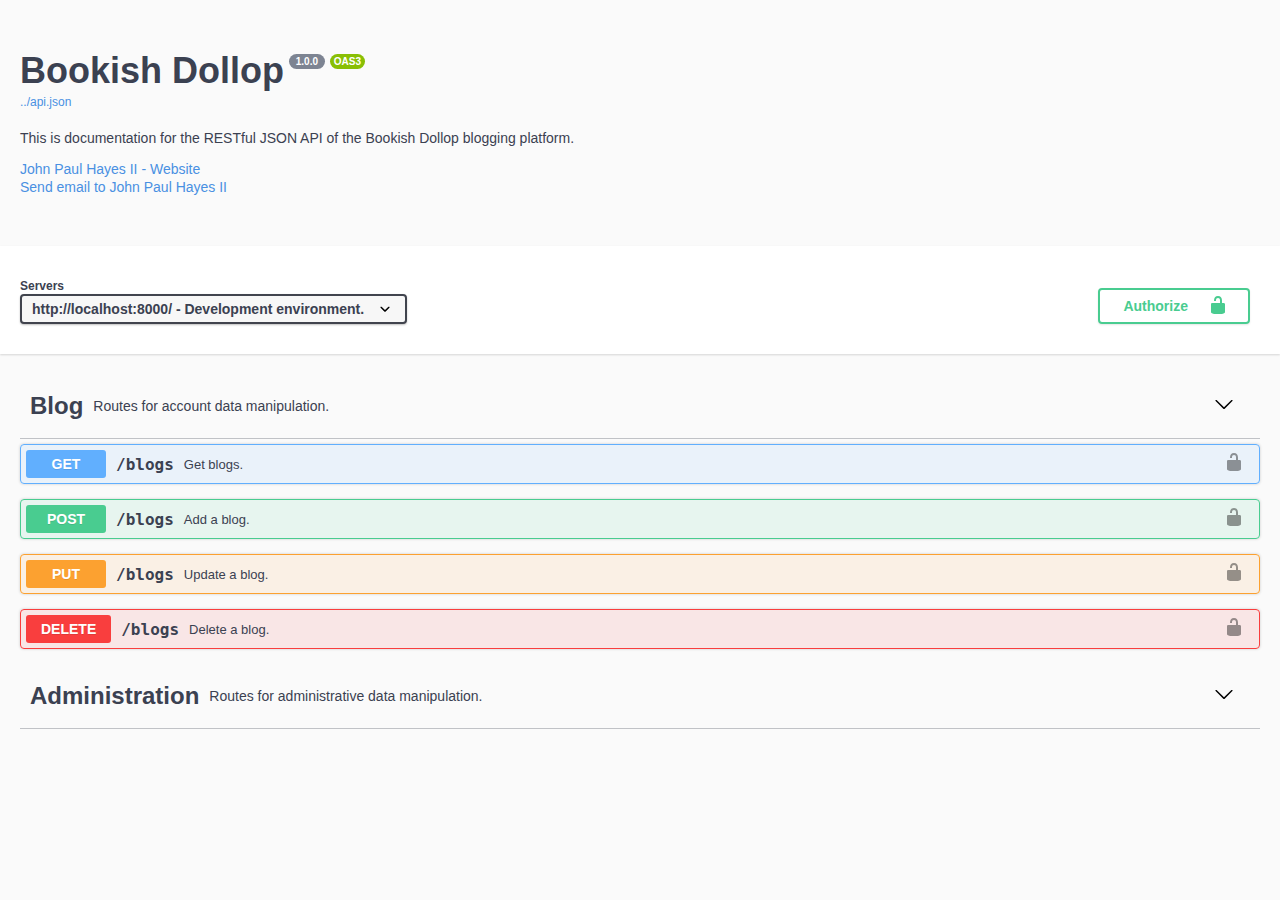
<file: static/apidoc/index.html>
<!-- HTML for static distribution bundle build -->
<!DOCTYPE html>
<html lang="en">
  <head>
    <meta charset="UTF-8">
    <title>Swagger UI</title>
    <link rel="stylesheet" type="text/css" href="./swagger-ui.css" >
    <link rel="icon" type="image/png" href="./favicon-32x32.png" sizes="32x32" />
    <link rel="icon" type="image/png" href="./favicon-16x16.png" sizes="16x16" />
    <style>
      html
      {
        box-sizing: border-box;
        overflow: -moz-scrollbars-vertical;
        overflow-y: scroll;
      }

      *,
      *:before,
      *:after
      {
        box-sizing: inherit;
      }

      .topbar
      {
        display: none;
      }

      body
      {
        margin:0;
        background: #fafafa;
      }
    </style>
  </head>

  <body>
    <div id="swagger-ui"></div>

    <script src="./swagger-ui-bundle.js"> </script>
    <script src="./swagger-ui-standalone-preset.js"> </script>
    <script>
    window.onload = function() {
      // Begin Swagger UI call region
      const ui = SwaggerUIBundle({
        url: "../api.json",
        dom_id: '#swagger-ui',
        deepLinking: true,
        presets: [
          SwaggerUIBundle.presets.apis,
          SwaggerUIStandalonePreset
        ],
        plugins: [
          SwaggerUIBundle.plugins.DownloadUrl
        ],
        layout: "StandaloneLayout"
      })
      // End Swagger UI call region

      window.ui = ui
    }
  </script>
  </body>
</html>
</file>
<file: static/apidoc/swagger-ui.css>
.swagger-ui{
  /*! normalize.css v7.0.0 | MIT License | github.com/necolas/normalize.css */font-family:sans-serif;color:#3b4151}.swagger-ui html{line-height:1.15;-ms-text-size-adjust:100%;-webkit-text-size-adjust:100%}.swagger-ui body{margin:0}.swagger-ui article,.swagger-ui aside,.swagger-ui footer,.swagger-ui header,.swagger-ui nav,.swagger-ui section{display:block}.swagger-ui h1{font-size:2em;margin:.67em 0}.swagger-ui figcaption,.swagger-ui figure,.swagger-ui main{display:block}.swagger-ui figure{margin:1em 40px}.swagger-ui hr{-webkit-box-sizing:content-box;box-sizing:content-box;height:0;overflow:visible}.swagger-ui pre{font-family:monospace,monospace;font-size:1em}.swagger-ui a{background-color:transparent;-webkit-text-decoration-skip:objects}.swagger-ui abbr[title]{border-bottom:none;text-decoration:underline;-webkit-text-decoration:underline dotted;text-decoration:underline dotted}.swagger-ui b,.swagger-ui strong{font-weight:inherit;font-weight:bolder}.swagger-ui code,.swagger-ui kbd,.swagger-ui samp{font-family:monospace,monospace;font-size:1em}.swagger-ui dfn{font-style:italic}.swagger-ui mark{background-color:#ff0;color:#000}.swagger-ui small{font-size:80%}.swagger-ui sub,.swagger-ui sup{font-size:75%;line-height:0;position:relative;vertical-align:baseline}.swagger-ui sub{bottom:-.25em}.swagger-ui sup{top:-.5em}.swagger-ui audio,.swagger-ui video{display:inline-block}.swagger-ui audio:not([controls]){display:none;height:0}.swagger-ui img{border-style:none}.swagger-ui svg:not(:root){overflow:hidden}.swagger-ui button,.swagger-ui input,.swagger-ui optgroup,.swagger-ui select,.swagger-ui textarea{font-family:sans-serif;font-size:100%;line-height:1.15;margin:0}.swagger-ui button,.swagger-ui input{overflow:visible}.swagger-ui button,.swagger-ui select{text-transform:none}.swagger-ui [type=reset],.swagger-ui [type=submit],.swagger-ui button,.swagger-ui html [type=button]{-webkit-appearance:button}.swagger-ui [type=button]::-moz-focus-inner,.swagger-ui [type=reset]::-moz-focus-inner,.swagger-ui [type=submit]::-moz-focus-inner,.swagger-ui button::-moz-focus-inner{border-style:none;padding:0}.swagger-ui [type=button]:-moz-focusring,.swagger-ui [type=reset]:-moz-focusring,.swagger-ui [type=submit]:-moz-focusring,.swagger-ui button:-moz-focusring{outline:1px dotted ButtonText}.swagger-ui fieldset{padding:.35em .75em .625em}.swagger-ui legend{-webkit-box-sizing:border-box;box-sizing:border-box;color:inherit;display:table;max-width:100%;padding:0;white-space:normal}.swagger-ui progress{display:inline-block;vertical-align:baseline}.swagger-ui textarea{overflow:auto}.swagger-ui [type=checkbox],.swagger-ui [type=radio]{-webkit-box-sizing:border-box;box-sizing:border-box;padding:0}.swagger-ui [type=number]::-webkit-inner-spin-button,.swagger-ui [type=number]::-webkit-outer-spin-button{height:auto}.swagger-ui [type=search]{-webkit-appearance:textfield;outline-offset:-2px}.swagger-ui [type=search]::-webkit-search-cancel-button,.swagger-ui [type=search]::-webkit-search-decoration{-webkit-appearance:none}.swagger-ui ::-webkit-file-upload-button{-webkit-appearance:button;font:inherit}.swagger-ui details,.swagger-ui menu{display:block}.swagger-ui summary{display:list-item}.swagger-ui canvas{display:inline-block}.swagger-ui [hidden],.swagger-ui template{display:none}.swagger-ui .debug *{outline:1px solid gold}.swagger-ui .debug-white *{outline:1px solid #fff}.swagger-ui .debug-black *{outline:1px solid #000}.swagger-ui .debug-grid{background:transparent url([data-uri]) repeat 0 0}.swagger-ui .debug-grid-16{background:transparent url([data-uri]) repeat 0 0}.swagger-ui .debug-grid-8-solid{background:#fff url([data-uri]) repeat 0 0}.swagger-ui .debug-grid-16-solid{background:#fff url([data-uri]) repeat 0 0}.swagger-ui .border-box,.swagger-ui a,.swagger-ui article,.swagger-ui body,.swagger-ui code,.swagger-ui dd,.swagger-ui div,.swagger-ui dl,.swagger-ui dt,.swagger-ui fieldset,.swagger-ui footer,.swagger-ui form,.swagger-ui h1,.swagger-ui h2,.swagger-ui h3,.swagger-ui h4,.swagger-ui h5,.swagger-ui h6,.swagger-ui header,.swagger-ui html,.swagger-ui input[type=email],.swagger-ui input[type=number],.swagger-ui input[type=password],.swagger-ui input[type=tel],.swagger-ui input[type=text],.swagger-ui input[type=url],.swagger-ui legend,.swagger-ui li,.swagger-ui main,.swagger-ui ol,.swagger-ui p,.swagger-ui pre,.swagger-ui section,.swagger-ui table,.swagger-ui td,.swagger-ui textarea,.swagger-ui th,.swagger-ui tr,.swagger-ui ul{-webkit-box-sizing:border-box;box-sizing:border-box}.swagger-ui .aspect-ratio{height:0;position:relative}.swagger-ui .aspect-ratio--16x9{padding-bottom:56.25%}.swagger-ui .aspect-ratio--9x16{padding-bottom:177.77%}.swagger-ui .aspect-ratio--4x3{padding-bottom:75%}.swagger-ui .aspect-ratio--3x4{padding-bottom:133.33%}.swagger-ui .aspect-ratio--6x4{padding-bottom:66.6%}.swagger-ui .aspect-ratio--4x6{padding-bottom:150%}.swagger-ui .aspect-ratio--8x5{padding-bottom:62.5%}.swagger-ui .aspect-ratio--5x8{padding-bottom:160%}.swagger-ui .aspect-ratio--7x5{padding-bottom:71.42%}.swagger-ui .aspect-ratio--5x7{padding-bottom:140%}.swagger-ui .aspect-ratio--1x1{padding-bottom:100%}.swagger-ui .aspect-ratio--object{position:absolute;top:0;right:0;bottom:0;left:0;width:100%;height:100%;z-index:100}@media screen and (min-width:30em){.swagger-ui .aspect-ratio-ns{height:0;position:relative}.swagger-ui .aspect-ratio--16x9-ns{padding-bottom:56.25%}.swagger-ui .aspect-ratio--9x16-ns{padding-bottom:177.77%}.swagger-ui .aspect-ratio--4x3-ns{padding-bottom:75%}.swagger-ui .aspect-ratio--3x4-ns{padding-bottom:133.33%}.swagger-ui .aspect-ratio--6x4-ns{padding-bottom:66.6%}.swagger-ui .aspect-ratio--4x6-ns{padding-bottom:150%}.swagger-ui .aspect-ratio--8x5-ns{padding-bottom:62.5%}.swagger-ui .aspect-ratio--5x8-ns{padding-bottom:160%}.swagger-ui .aspect-ratio--7x5-ns{padding-bottom:71.42%}.swagger-ui .aspect-ratio--5x7-ns{padding-bottom:140%}.swagger-ui .aspect-ratio--1x1-ns{padding-bottom:100%}.swagger-ui .aspect-ratio--object-ns{position:absolute;top:0;right:0;bottom:0;left:0;width:100%;height:100%;z-index:100}}@media screen and (min-width:30em) and (max-width:60em){.swagger-ui .aspect-ratio-m{height:0;position:relative}.swagger-ui .aspect-ratio--16x9-m{padding-bottom:56.25%}.swagger-ui .aspect-ratio--9x16-m{padding-bottom:177.77%}.swagger-ui .aspect-ratio--4x3-m{padding-bottom:75%}.swagger-ui .aspect-ratio--3x4-m{padding-bottom:133.33%}.swagger-ui .aspect-ratio--6x4-m{padding-bottom:66.6%}.swagger-ui .aspect-ratio--4x6-m{padding-bottom:150%}.swagger-ui .aspect-ratio--8x5-m{padding-bottom:62.5%}.swagger-ui .aspect-ratio--5x8-m{padding-bottom:160%}.swagger-ui .aspect-ratio--7x5-m{padding-bottom:71.42%}.swagger-ui .aspect-ratio--5x7-m{padding-bottom:140%}.swagger-ui .aspect-ratio--1x1-m{padding-bottom:100%}.swagger-ui .aspect-ratio--object-m{position:absolute;top:0;right:0;bottom:0;left:0;width:100%;height:100%;z-index:100}}@media screen and (min-width:60em){.swagger-ui .aspect-ratio-l{height:0;position:relative}.swagger-ui .aspect-ratio--16x9-l{padding-bottom:56.25%}.swagger-ui .aspect-ratio--9x16-l{padding-bottom:177.77%}.swagger-ui .aspect-ratio--4x3-l{padding-bottom:75%}.swagger-ui .aspect-ratio--3x4-l{padding-bottom:133.33%}.swagger-ui .aspect-ratio--6x4-l{padding-bottom:66.6%}.swagger-ui .aspect-ratio--4x6-l{padding-bottom:150%}.swagger-ui .aspect-ratio--8x5-l{padding-bottom:62.5%}.swagger-ui .aspect-ratio--5x8-l{padding-bottom:160%}.swagger-ui .aspect-ratio--7x5-l{padding-bottom:71.42%}.swagger-ui .aspect-ratio--5x7-l{padding-bottom:140%}.swagger-ui .aspect-ratio--1x1-l{padding-bottom:100%}.swagger-ui .aspect-ratio--object-l{position:absolute;top:0;right:0;bottom:0;left:0;width:100%;height:100%;z-index:100}}.swagger-ui img{max-width:100%}.swagger-ui .cover{background-size:cover!important}.swagger-ui .contain{background-size:contain!important}@media screen and (min-width:30em){.swagger-ui .cover-ns{background-size:cover!important}.swagger-ui .contain-ns{background-size:contain!important}}@media screen and (min-width:30em) and (max-width:60em){.swagger-ui .cover-m{background-size:cover!important}.swagger-ui .contain-m{background-size:contain!important}}@media screen and (min-width:60em){.swagger-ui .cover-l{background-size:cover!important}.swagger-ui .contain-l{background-size:contain!important}}.swagger-ui .bg-center{background-repeat:no-repeat;background-position:50%}.swagger-ui .bg-top{background-repeat:no-repeat;background-position:top}.swagger-ui .bg-right{background-repeat:no-repeat;background-position:100%}.swagger-ui .bg-bottom{background-repeat:no-repeat;background-position:bottom}.swagger-ui .bg-left{background-repeat:no-repeat;background-position:0}@media screen and (min-width:30em){.swagger-ui .bg-center-ns{background-repeat:no-repeat;background-position:50%}.swagger-ui .bg-top-ns{background-repeat:no-repeat;background-position:top}.swagger-ui .bg-right-ns{background-repeat:no-repeat;background-position:100%}.swagger-ui .bg-bottom-ns{background-repeat:no-repeat;background-position:bottom}.swagger-ui .bg-left-ns{background-repeat:no-repeat;background-position:0}}@media screen and (min-width:30em) and (max-width:60em){.swagger-ui .bg-center-m{background-repeat:no-repeat;background-position:50%}.swagger-ui .bg-top-m{background-repeat:no-repeat;background-position:top}.swagger-ui .bg-right-m{background-repeat:no-repeat;background-position:100%}.swagger-ui .bg-bottom-m{background-repeat:no-repeat;background-position:bottom}.swagger-ui .bg-left-m{background-repeat:no-repeat;background-position:0}}@media screen and (min-width:60em){.swagger-ui .bg-center-l{background-repeat:no-repeat;background-position:50%}.swagger-ui .bg-top-l{background-repeat:no-repeat;background-position:top}.swagger-ui .bg-right-l{background-repeat:no-repeat;background-position:100%}.swagger-ui .bg-bottom-l{background-repeat:no-repeat;background-position:bottom}.swagger-ui .bg-left-l{background-repeat:no-repeat;background-position:0}}.swagger-ui .outline{outline:1px solid}.swagger-ui .outline-transparent{outline:1px solid transparent}.swagger-ui .outline-0{outline:0}@media screen and (min-width:30em){.swagger-ui .outline-ns{outline:1px solid}.swagger-ui .outline-transparent-ns{outline:1px solid transparent}.swagger-ui .outline-0-ns{outline:0}}@media screen and (min-width:30em) and (max-width:60em){.swagger-ui .outline-m{outline:1px solid}.swagger-ui .outline-transparent-m{outline:1px solid transparent}.swagger-ui .outline-0-m{outline:0}}@media screen and (min-width:60em){.swagger-ui .outline-l{outline:1px solid}.swagger-ui .outline-transparent-l{outline:1px solid transparent}.swagger-ui .outline-0-l{outline:0}}.swagger-ui .ba{border-style:solid;border-width:1px}.swagger-ui .bt{border-top-style:solid;border-top-width:1px}.swagger-ui .br{border-right-style:solid;border-right-width:1px}.swagger-ui .bb{border-bottom-style:solid;border-bottom-width:1px}.swagger-ui .bl{border-left-style:solid;border-left-width:1px}.swagger-ui .bn{border-style:none;border-width:0}@media screen and (min-width:30em){.swagger-ui .ba-ns{border-style:solid;border-width:1px}.swagger-ui .bt-ns{border-top-style:solid;border-top-width:1px}.swagger-ui .br-ns{border-right-style:solid;border-right-width:1px}.swagger-ui .bb-ns{border-bottom-style:solid;border-bottom-width:1px}.swagger-ui .bl-ns{border-left-style:solid;border-left-width:1px}.swagger-ui .bn-ns{border-style:none;border-width:0}}@media screen and (min-width:30em) and (max-width:60em){.swagger-ui .ba-m{border-style:solid;border-width:1px}.swagger-ui .bt-m{border-top-style:solid;border-top-width:1px}.swagger-ui .br-m{border-right-style:solid;border-right-width:1px}.swagger-ui .bb-m{border-bottom-style:solid;border-bottom-width:1px}.swagger-ui .bl-m{border-left-style:solid;border-left-width:1px}.swagger-ui .bn-m{border-style:none;border-width:0}}@media screen and (min-width:60em){.swagger-ui .ba-l{border-style:solid;border-width:1px}.swagger-ui .bt-l{border-top-style:solid;border-top-width:1px}.swagger-ui .br-l{border-right-style:solid;border-right-width:1px}.swagger-ui .bb-l{border-bottom-style:solid;border-bottom-width:1px}.swagger-ui .bl-l{border-left-style:solid;border-left-width:1px}.swagger-ui .bn-l{border-style:none;border-width:0}}.swagger-ui .b--black{border-color:#000}.swagger-ui .b--near-black{border-color:#111}.swagger-ui .b--dark-gray{border-color:#333}.swagger-ui .b--mid-gray{border-color:#555}.swagger-ui .b--gray{border-color:#777}.swagger-ui .b--silver{border-color:#999}.swagger-ui .b--light-silver{border-color:#aaa}.swagger-ui .b--moon-gray{border-color:#ccc}.swagger-ui .b--light-gray{border-color:#eee}.swagger-ui .b--near-white{border-color:#f4f4f4}.swagger-ui .b--white{border-color:#fff}.swagger-ui .b--white-90{border-color:hsla(0,0%,100%,.9)}.swagger-ui .b--white-80{border-color:hsla(0,0%,100%,.8)}.swagger-ui .b--white-70{border-color:hsla(0,0%,100%,.7)}.swagger-ui .b--white-60{border-color:hsla(0,0%,100%,.6)}.swagger-ui .b--white-50{border-color:hsla(0,0%,100%,.5)}.swagger-ui .b--white-40{border-color:hsla(0,0%,100%,.4)}.swagger-ui .b--white-30{border-color:hsla(0,0%,100%,.3)}.swagger-ui .b--white-20{border-color:hsla(0,0%,100%,.2)}.swagger-ui .b--white-10{border-color:hsla(0,0%,100%,.1)}.swagger-ui .b--white-05{border-color:hsla(0,0%,100%,.05)}.swagger-ui .b--white-025{border-color:hsla(0,0%,100%,.025)}.swagger-ui .b--white-0125{border-color:hsla(0,0%,100%,.0125)}.swagger-ui .b--black-90{border-color:rgba(0,0,0,.9)}.swagger-ui .b--black-80{border-color:rgba(0,0,0,.8)}.swagger-ui .b--black-70{border-color:rgba(0,0,0,.7)}.swagger-ui .b--black-60{border-color:rgba(0,0,0,.6)}.swagger-ui .b--black-50{border-color:rgba(0,0,0,.5)}.swagger-ui .b--black-40{border-color:rgba(0,0,0,.4)}.swagger-ui .b--black-30{border-color:rgba(0,0,0,.3)}.swagger-ui .b--black-20{border-color:rgba(0,0,0,.2)}.swagger-ui .b--black-10{border-color:rgba(0,0,0,.1)}.swagger-ui .b--black-05{border-color:rgba(0,0,0,.05)}.swagger-ui .b--black-025{border-color:rgba(0,0,0,.025)}.swagger-ui .b--black-0125{border-color:rgba(0,0,0,.0125)}.swagger-ui .b--dark-red{border-color:#e7040f}.swagger-ui .b--red{border-color:#ff4136}.swagger-ui .b--light-red{border-color:#ff725c}.swagger-ui .b--orange{border-color:#ff6300}.swagger-ui .b--gold{border-color:#ffb700}.swagger-ui .b--yellow{border-color:gold}.swagger-ui .b--light-yellow{border-color:#fbf1a9}.swagger-ui .b--purple{border-color:#5e2ca5}.swagger-ui .b--light-purple{border-color:#a463f2}.swagger-ui .b--dark-pink{border-color:#d5008f}.swagger-ui .b--hot-pink{border-color:#ff41b4}.swagger-ui .b--pink{border-color:#ff80cc}.swagger-ui .b--light-pink{border-color:#ffa3d7}.swagger-ui .b--dark-green{border-color:#137752}.swagger-ui .b--green{border-color:#19a974}.swagger-ui .b--light-green{border-color:#9eebcf}.swagger-ui .b--navy{border-color:#001b44}.swagger-ui .b--dark-blue{border-color:#00449e}.swagger-ui .b--blue{border-color:#357edd}.swagger-ui .b--light-blue{border-color:#96ccff}.swagger-ui .b--lightest-blue{border-color:#cdecff}.swagger-ui .b--washed-blue{border-color:#f6fffe}.swagger-ui .b--washed-green{border-color:#e8fdf5}.swagger-ui .b--washed-yellow{border-color:#fffceb}.swagger-ui .b--washed-red{border-color:#ffdfdf}.swagger-ui .b--transparent{border-color:transparent}.swagger-ui .b--inherit{border-color:inherit}.swagger-ui .br0{border-radius:0}.swagger-ui .br1{border-radius:.125rem}.swagger-ui .br2{border-radius:.25rem}.swagger-ui .br3{border-radius:.5rem}.swagger-ui .br4{border-radius:1rem}.swagger-ui .br-100{border-radius:100%}.swagger-ui .br-pill{border-radius:9999px}.swagger-ui .br--bottom{border-top-left-radius:0;border-top-right-radius:0}.swagger-ui .br--top{border-bottom-left-radius:0;border-bottom-right-radius:0}.swagger-ui .br--right{border-top-left-radius:0;border-bottom-left-radius:0}.swagger-ui .br--left{border-top-right-radius:0;border-bottom-right-radius:0}@media screen and (min-width:30em){.swagger-ui .br0-ns{border-radius:0}.swagger-ui .br1-ns{border-radius:.125rem}.swagger-ui .br2-ns{border-radius:.25rem}.swagger-ui .br3-ns{border-radius:.5rem}.swagger-ui .br4-ns{border-radius:1rem}.swagger-ui .br-100-ns{border-radius:100%}.swagger-ui .br-pill-ns{border-radius:9999px}.swagger-ui .br--bottom-ns{border-top-left-radius:0;border-top-right-radius:0}.swagger-ui .br--top-ns{border-bottom-left-radius:0;border-bottom-right-radius:0}.swagger-ui .br--right-ns{border-top-left-radius:0;border-bottom-left-radius:0}.swagger-ui .br--left-ns{border-top-right-radius:0;border-bottom-right-radius:0}}@media screen and (min-width:30em) and (max-width:60em){.swagger-ui .br0-m{border-radius:0}.swagger-ui .br1-m{border-radius:.125rem}.swagger-ui .br2-m{border-radius:.25rem}.swagger-ui .br3-m{border-radius:.5rem}.swagger-ui .br4-m{border-radius:1rem}.swagger-ui .br-100-m{border-radius:100%}.swagger-ui .br-pill-m{border-radius:9999px}.swagger-ui .br--bottom-m{border-top-left-radius:0;border-top-right-radius:0}.swagger-ui .br--top-m{border-bottom-left-radius:0;border-bottom-right-radius:0}.swagger-ui .br--right-m{border-top-left-radius:0;border-bottom-left-radius:0}.swagger-ui .br--left-m{border-top-right-radius:0;border-bottom-right-radius:0}}@media screen and (min-width:60em){.swagger-ui .br0-l{border-radius:0}.swagger-ui .br1-l{border-radius:.125rem}.swagger-ui .br2-l{border-radius:.25rem}.swagger-ui .br3-l{border-radius:.5rem}.swagger-ui .br4-l{border-radius:1rem}.swagger-ui .br-100-l{border-radius:100%}.swagger-ui .br-pill-l{border-radius:9999px}.swagger-ui .br--bottom-l{border-radius-top-left:0;border-radius-top-right:0}.swagger-ui .br--top-l{border-bottom-left-radius:0;border-bottom-right-radius:0}.swagger-ui .br--right-l{border-top-left-radius:0;border-bottom-left-radius:0}.swagger-ui .br--left-l{border-top-right-radius:0;border-bottom-right-radius:0}}.swagger-ui .b--dotted{border-style:dotted}.swagger-ui .b--dashed{border-style:dashed}.swagger-ui .b--solid{border-style:solid}.swagger-ui .b--none{border-style:none}@media screen and (min-width:30em){.swagger-ui .b--dotted-ns{border-style:dotted}.swagger-ui .b--dashed-ns{border-style:dashed}.swagger-ui .b--solid-ns{border-style:solid}.swagger-ui .b--none-ns{border-style:none}}@media screen and (min-width:30em) and (max-width:60em){.swagger-ui .b--dotted-m{border-style:dotted}.swagger-ui .b--dashed-m{border-style:dashed}.swagger-ui .b--solid-m{border-style:solid}.swagger-ui .b--none-m{border-style:none}}@media screen and (min-width:60em){.swagger-ui .b--dotted-l{border-style:dotted}.swagger-ui .b--dashed-l{border-style:dashed}.swagger-ui .b--solid-l{border-style:solid}.swagger-ui .b--none-l{border-style:none}}.swagger-ui .bw0{border-width:0}.swagger-ui .bw1{border-width:.125rem}.swagger-ui .bw2{border-width:.25rem}.swagger-ui .bw3{border-width:.5rem}.swagger-ui .bw4{border-width:1rem}.swagger-ui .bw5{border-width:2rem}.swagger-ui .bt-0{border-top-width:0}.swagger-ui .br-0{border-right-width:0}.swagger-ui .bb-0{border-bottom-width:0}.swagger-ui .bl-0{border-left-width:0}@media screen and (min-width:30em){.swagger-ui .bw0-ns{border-width:0}.swagger-ui .bw1-ns{border-width:.125rem}.swagger-ui .bw2-ns{border-width:.25rem}.swagger-ui .bw3-ns{border-width:.5rem}.swagger-ui .bw4-ns{border-width:1rem}.swagger-ui .bw5-ns{border-width:2rem}.swagger-ui .bt-0-ns{border-top-width:0}.swagger-ui .br-0-ns{border-right-width:0}.swagger-ui .bb-0-ns{border-bottom-width:0}.swagger-ui .bl-0-ns{border-left-width:0}}@media screen and (min-width:30em) and (max-width:60em){.swagger-ui .bw0-m{border-width:0}.swagger-ui .bw1-m{border-width:.125rem}.swagger-ui .bw2-m{border-width:.25rem}.swagger-ui .bw3-m{border-width:.5rem}.swagger-ui .bw4-m{border-width:1rem}.swagger-ui .bw5-m{border-width:2rem}.swagger-ui .bt-0-m{border-top-width:0}.swagger-ui .br-0-m{border-right-width:0}.swagger-ui .bb-0-m{border-bottom-width:0}.swagger-ui .bl-0-m{border-left-width:0}}@media screen and (min-width:60em){.swagger-ui .bw0-l{border-width:0}.swagger-ui .bw1-l{border-width:.125rem}.swagger-ui .bw2-l{border-width:.25rem}.swagger-ui .bw3-l{border-width:.5rem}.swagger-ui .bw4-l{border-width:1rem}.swagger-ui .bw5-l{border-width:2rem}.swagger-ui .bt-0-l{border-top-width:0}.swagger-ui .br-0-l{border-right-width:0}.swagger-ui .bb-0-l{border-bottom-width:0}.swagger-ui .bl-0-l{border-left-width:0}}.swagger-ui .shadow-1{-webkit-box-shadow:0 0 4px 2px rgba(0,0,0,.2);box-shadow:0 0 4px 2px rgba(0,0,0,.2)}.swagger-ui .shadow-2{-webkit-box-shadow:0 0 8px 2px rgba(0,0,0,.2);box-shadow:0 0 8px 2px rgba(0,0,0,.2)}.swagger-ui .shadow-3{-webkit-box-shadow:2px 2px 4px 2px rgba(0,0,0,.2);box-shadow:2px 2px 4px 2px rgba(0,0,0,.2)}.swagger-ui .shadow-4{-webkit-box-shadow:2px 2px 8px 0 rgba(0,0,0,.2);box-shadow:2px 2px 8px 0 rgba(0,0,0,.2)}.swagger-ui .shadow-5{-webkit-box-shadow:4px 4px 8px 0 rgba(0,0,0,.2);box-shadow:4px 4px 8px 0 rgba(0,0,0,.2)}@media screen and (min-width:30em){.swagger-ui .shadow-1-ns{-webkit-box-shadow:0 0 4px 2px rgba(0,0,0,.2);box-shadow:0 0 4px 2px rgba(0,0,0,.2)}.swagger-ui .shadow-2-ns{-webkit-box-shadow:0 0 8px 2px rgba(0,0,0,.2);box-shadow:0 0 8px 2px rgba(0,0,0,.2)}.swagger-ui .shadow-3-ns{-webkit-box-shadow:2px 2px 4px 2px rgba(0,0,0,.2);box-shadow:2px 2px 4px 2px rgba(0,0,0,.2)}.swagger-ui .shadow-4-ns{-webkit-box-shadow:2px 2px 8px 0 rgba(0,0,0,.2);box-shadow:2px 2px 8px 0 rgba(0,0,0,.2)}.swagger-ui .shadow-5-ns{-webkit-box-shadow:4px 4px 8px 0 rgba(0,0,0,.2);box-shadow:4px 4px 8px 0 rgba(0,0,0,.2)}}@media screen and (min-width:30em) and (max-width:60em){.swagger-ui .shadow-1-m{-webkit-box-shadow:0 0 4px 2px rgba(0,0,0,.2);box-shadow:0 0 4px 2px rgba(0,0,0,.2)}.swagger-ui .shadow-2-m{-webkit-box-shadow:0 0 8px 2px rgba(0,0,0,.2);box-shadow:0 0 8px 2px rgba(0,0,0,.2)}.swagger-ui .shadow-3-m{-webkit-box-shadow:2px 2px 4px 2px rgba(0,0,0,.2);box-shadow:2px 2px 4px 2px rgba(0,0,0,.2)}.swagger-ui .shadow-4-m{-webkit-box-shadow:2px 2px 8px 0 rgba(0,0,0,.2);box-shadow:2px 2px 8px 0 rgba(0,0,0,.2)}.swagger-ui .shadow-5-m{-webkit-box-shadow:4px 4px 8px 0 rgba(0,0,0,.2);box-shadow:4px 4px 8px 0 rgba(0,0,0,.2)}}@media screen and (min-width:60em){.swagger-ui .shadow-1-l{-webkit-box-shadow:0 0 4px 2px rgba(0,0,0,.2);box-shadow:0 0 4px 2px rgba(0,0,0,.2)}.swagger-ui .shadow-2-l{-webkit-box-shadow:0 0 8px 2px rgba(0,0,0,.2);box-shadow:0 0 8px 2px rgba(0,0,0,.2)}.swagger-ui .shadow-3-l{-webkit-box-shadow:2px 2px 4px 2px rgba(0,0,0,.2);box-shadow:2px 2px 4px 2px rgba(0,0,0,.2)}.swagger-ui .shadow-4-l{-webkit-box-shadow:2px 2px 8px 0 rgba(0,0,0,.2);box-shadow:2px 2px 8px 0 rgba(0,0,0,.2)}.swagger-ui .shadow-5-l{-webkit-box-shadow:4px 4px 8px 0 rgba(0,0,0,.2);box-shadow:4px 4px 8px 0 rgba(0,0,0,.2)}}.swagger-ui .pre{overflow-x:auto;overflow-y:hidden;overflow:scroll}.swagger-ui .top-0{top:0}.swagger-ui .right-0{right:0}.swagger-ui .bottom-0{bottom:0}.swagger-ui .left-0{left:0}.swagger-ui .top-1{top:1rem}.swagger-ui .right-1{right:1rem}.swagger-ui .bottom-1{bottom:1rem}.swagger-ui .left-1{left:1rem}.swagger-ui .top-2{top:2rem}.swagger-ui .right-2{right:2rem}.swagger-ui .bottom-2{bottom:2rem}.swagger-ui .left-2{left:2rem}.swagger-ui .top--1{top:-1rem}.swagger-ui .right--1{right:-1rem}.swagger-ui .bottom--1{bottom:-1rem}.swagger-ui .left--1{left:-1rem}.swagger-ui .top--2{top:-2rem}.swagger-ui .right--2{right:-2rem}.swagger-ui .bottom--2{bottom:-2rem}.swagger-ui .left--2{left:-2rem}.swagger-ui .absolute--fill{top:0;right:0;bottom:0;left:0}@media screen and (min-width:30em){.swagger-ui .top-0-ns{top:0}.swagger-ui .left-0-ns{left:0}.swagger-ui .right-0-ns{right:0}.swagger-ui .bottom-0-ns{bottom:0}.swagger-ui .top-1-ns{top:1rem}.swagger-ui .left-1-ns{left:1rem}.swagger-ui .right-1-ns{right:1rem}.swagger-ui .bottom-1-ns{bottom:1rem}.swagger-ui .top-2-ns{top:2rem}.swagger-ui .left-2-ns{left:2rem}.swagger-ui .right-2-ns{right:2rem}.swagger-ui .bottom-2-ns{bottom:2rem}.swagger-ui .top--1-ns{top:-1rem}.swagger-ui .right--1-ns{right:-1rem}.swagger-ui .bottom--1-ns{bottom:-1rem}.swagger-ui .left--1-ns{left:-1rem}.swagger-ui .top--2-ns{top:-2rem}.swagger-ui .right--2-ns{right:-2rem}.swagger-ui .bottom--2-ns{bottom:-2rem}.swagger-ui .left--2-ns{left:-2rem}.swagger-ui .absolute--fill-ns{top:0;right:0;bottom:0;left:0}}@media screen and (min-width:30em) and (max-width:60em){.swagger-ui .top-0-m{top:0}.swagger-ui .left-0-m{left:0}.swagger-ui .right-0-m{right:0}.swagger-ui .bottom-0-m{bottom:0}.swagger-ui .top-1-m{top:1rem}.swagger-ui .left-1-m{left:1rem}.swagger-ui .right-1-m{right:1rem}.swagger-ui .bottom-1-m{bottom:1rem}.swagger-ui .top-2-m{top:2rem}.swagger-ui .left-2-m{left:2rem}.swagger-ui .right-2-m{right:2rem}.swagger-ui .bottom-2-m{bottom:2rem}.swagger-ui .top--1-m{top:-1rem}.swagger-ui .right--1-m{right:-1rem}.swagger-ui .bottom--1-m{bottom:-1rem}.swagger-ui .left--1-m{left:-1rem}.swagger-ui .top--2-m{top:-2rem}.swagger-ui .right--2-m{right:-2rem}.swagger-ui .bottom--2-m{bottom:-2rem}.swagger-ui .left--2-m{left:-2rem}.swagger-ui .absolute--fill-m{top:0;right:0;bottom:0;left:0}}@media screen and (min-width:60em){.swagger-ui .top-0-l{top:0}.swagger-ui .left-0-l{left:0}.swagger-ui .right-0-l{right:0}.swagger-ui .bottom-0-l{bottom:0}.swagger-ui .top-1-l{top:1rem}.swagger-ui .left-1-l{left:1rem}.swagger-ui .right-1-l{right:1rem}.swagger-ui .bottom-1-l{bottom:1rem}.swagger-ui .top-2-l{top:2rem}.swagger-ui .left-2-l{left:2rem}.swagger-ui .right-2-l{right:2rem}.swagger-ui .bottom-2-l{bottom:2rem}.swagger-ui .top--1-l{top:-1rem}.swagger-ui .right--1-l{right:-1rem}.swagger-ui .bottom--1-l{bottom:-1rem}.swagger-ui .left--1-l{left:-1rem}.swagger-ui .top--2-l{top:-2rem}.swagger-ui .right--2-l{right:-2rem}.swagger-ui .bottom--2-l{bottom:-2rem}.swagger-ui .left--2-l{left:-2rem}.swagger-ui .absolute--fill-l{top:0;right:0;bottom:0;left:0}}.swagger-ui .cf:after,.swagger-ui .cf:before{content:" ";display:table}.swagger-ui .cf:after{clear:both}.swagger-ui .cf{*zoom:1}.swagger-ui .cl{clear:left}.swagger-ui .cr{clear:right}.swagger-ui .cb{clear:both}.swagger-ui .cn{clear:none}@media screen and (min-width:30em){.swagger-ui .cl-ns{clear:left}.swagger-ui .cr-ns{clear:right}.swagger-ui .cb-ns{clear:both}.swagger-ui .cn-ns{clear:none}}@media screen and (min-width:30em) and (max-width:60em){.swagger-ui .cl-m{clear:left}.swagger-ui .cr-m{clear:right}.swagger-ui .cb-m{clear:both}.swagger-ui .cn-m{clear:none}}@media screen and (min-width:60em){.swagger-ui .cl-l{clear:left}.swagger-ui .cr-l{clear:right}.swagger-ui .cb-l{clear:both}.swagger-ui .cn-l{clear:none}}.swagger-ui .dn{display:none}.swagger-ui .di{display:inline}.swagger-ui .db{display:block}.swagger-ui .dib{display:inline-block}.swagger-ui .dit{display:inline-table}.swagger-ui .dt{display:table}.swagger-ui .dtc{display:table-cell}.swagger-ui .dt-row{display:table-row}.swagger-ui .dt-row-group{display:table-row-group}.swagger-ui .dt-column{display:table-column}.swagger-ui .dt-column-group{display:table-column-group}.swagger-ui .dt--fixed{table-layout:fixed;width:100%}@media screen and (min-width:30em){.swagger-ui .dn-ns{display:none}.swagger-ui .di-ns{display:inline}.swagger-ui .db-ns{display:block}.swagger-ui .dib-ns{display:inline-block}.swagger-ui .dit-ns{display:inline-table}.swagger-ui .dt-ns{display:table}.swagger-ui .dtc-ns{display:table-cell}.swagger-ui .dt-row-ns{display:table-row}.swagger-ui .dt-row-group-ns{display:table-row-group}.swagger-ui .dt-column-ns{display:table-column}.swagger-ui .dt-column-group-ns{display:table-column-group}.swagger-ui .dt--fixed-ns{table-layout:fixed;width:100%}}@media screen and (min-width:30em) and (max-width:60em){.swagger-ui .dn-m{display:none}.swagger-ui .di-m{display:inline}.swagger-ui .db-m{display:block}.swagger-ui .dib-m{display:inline-block}.swagger-ui .dit-m{display:inline-table}.swagger-ui .dt-m{display:table}.swagger-ui .dtc-m{display:table-cell}.swagger-ui .dt-row-m{display:table-row}.swagger-ui .dt-row-group-m{display:table-row-group}.swagger-ui .dt-column-m{display:table-column}.swagger-ui .dt-column-group-m{display:table-column-group}.swagger-ui .dt--fixed-m{table-layout:fixed;width:100%}}@media screen and (min-width:60em){.swagger-ui .dn-l{display:none}.swagger-ui .di-l{display:inline}.swagger-ui .db-l{display:block}.swagger-ui .dib-l{display:inline-block}.swagger-ui .dit-l{display:inline-table}.swagger-ui .dt-l{display:table}.swagger-ui .dtc-l{display:table-cell}.swagger-ui .dt-row-l{display:table-row}.swagger-ui .dt-row-group-l{display:table-row-group}.swagger-ui .dt-column-l{display:table-column}.swagger-ui .dt-column-group-l{display:table-column-group}.swagger-ui .dt--fixed-l{table-layout:fixed;width:100%}}.swagger-ui .flex{display:-webkit-box;display:-ms-flexbox;display:flex}.swagger-ui .inline-flex{display:-webkit-inline-box;display:-ms-inline-flexbox;display:inline-flex}.swagger-ui .flex-auto{-webkit-box-flex:1;-ms-flex:1 1 auto;flex:1 1 auto;min-width:0;min-height:0}.swagger-ui .flex-none{-webkit-box-flex:0;-ms-flex:none;flex:none}.swagger-ui .flex-column{-webkit-box-orient:vertical;-webkit-box-direction:normal;-ms-flex-direction:column;flex-direction:column}.swagger-ui .flex-row{-webkit-box-orient:horizontal;-webkit-box-direction:normal;-ms-flex-direction:row;flex-direction:row}.swagger-ui .flex-wrap{-ms-flex-wrap:wrap;flex-wrap:wrap}.swagger-ui .flex-nowrap{-ms-flex-wrap:nowrap;flex-wrap:nowrap}.swagger-ui .flex-wrap-reverse{-ms-flex-wrap:wrap-reverse;flex-wrap:wrap-reverse}.swagger-ui .flex-column-reverse{-webkit-box-orient:vertical;-webkit-box-direction:reverse;-ms-flex-direction:column-reverse;flex-direction:column-reverse}.swagger-ui .flex-row-reverse{-webkit-box-orient:horizontal;-webkit-box-direction:reverse;-ms-flex-direction:row-reverse;flex-direction:row-reverse}.swagger-ui .items-start{-webkit-box-align:start;-ms-flex-align:start;align-items:flex-start}.swagger-ui .items-end{-webkit-box-align:end;-ms-flex-align:end;align-items:flex-end}.swagger-ui .items-center{-webkit-box-align:center;-ms-flex-align:center;align-items:center}.swagger-ui .items-baseline{-webkit-box-align:baseline;-ms-flex-align:baseline;align-items:baseline}.swagger-ui .items-stretch{-webkit-box-align:stretch;-ms-flex-align:stretch;align-items:stretch}.swagger-ui .self-start{-ms-flex-item-align:start;align-self:flex-start}.swagger-ui .self-end{-ms-flex-item-align:end;align-self:flex-end}.swagger-ui .self-center{-ms-flex-item-align:center;align-self:center}.swagger-ui .self-baseline{-ms-flex-item-align:baseline;align-self:baseline}.swagger-ui .self-stretch{-ms-flex-item-align:stretch;align-self:stretch}.swagger-ui .justify-start{-webkit-box-pack:start;-ms-flex-pack:start;justify-content:flex-start}.swagger-ui .justify-end{-webkit-box-pack:end;-ms-flex-pack:end;justify-content:flex-end}.swagger-ui .justify-center{-webkit-box-pack:center;-ms-flex-pack:center;justify-content:center}.swagger-ui .justify-between{-webkit-box-pack:justify;-ms-flex-pack:justify;justify-content:space-between}.swagger-ui .justify-around{-ms-flex-pack:distribute;justify-content:space-around}.swagger-ui .content-start{-ms-flex-line-pack:start;align-content:flex-start}.swagger-ui .content-end{-ms-flex-line-pack:end;align-content:flex-end}.swagger-ui .content-center{-ms-flex-line-pack:center;align-content:center}.swagger-ui .content-between{-ms-flex-line-pack:justify;align-content:space-between}.swagger-ui .content-around{-ms-flex-line-pack:distribute;align-content:space-around}.swagger-ui .content-stretch{-ms-flex-line-pack:stretch;align-content:stretch}.swagger-ui .order-0{-webkit-box-ordinal-group:1;-ms-flex-order:0;order:0}.swagger-ui .order-1{-webkit-box-ordinal-group:2;-ms-flex-order:1;order:1}.swagger-ui .order-2{-webkit-box-ordinal-group:3;-ms-flex-order:2;order:2}.swagger-ui .order-3{-webkit-box-ordinal-group:4;-ms-flex-order:3;order:3}.swagger-ui .order-4{-webkit-box-ordinal-group:5;-ms-flex-order:4;order:4}.swagger-ui .order-5{-webkit-box-ordinal-group:6;-ms-flex-order:5;order:5}.swagger-ui .order-6{-webkit-box-ordinal-group:7;-ms-flex-order:6;order:6}.swagger-ui .order-7{-webkit-box-ordinal-group:8;-ms-flex-order:7;order:7}.swagger-ui .order-8{-webkit-box-ordinal-group:9;-ms-flex-order:8;order:8}.swagger-ui .order-last{-webkit-box-ordinal-group:100000;-ms-flex-order:99999;order:99999}.swagger-ui .flex-grow-0{-webkit-box-flex:0;-ms-flex-positive:0;flex-grow:0}.swagger-ui .flex-grow-1{-webkit-box-flex:1;-ms-flex-positive:1;flex-grow:1}.swagger-ui .flex-shrink-0{-ms-flex-negative:0;flex-shrink:0}.swagger-ui .flex-shrink-1{-ms-flex-negative:1;flex-shrink:1}@media screen and (min-width:30em){.swagger-ui .flex-ns{display:-webkit-box;display:-ms-flexbox;display:flex}.swagger-ui .inline-flex-ns{display:-webkit-inline-box;display:-ms-inline-flexbox;display:inline-flex}.swagger-ui .flex-auto-ns{-webkit-box-flex:1;-ms-flex:1 1 auto;flex:1 1 auto;min-width:0;min-height:0}.swagger-ui .flex-none-ns{-webkit-box-flex:0;-ms-flex:none;flex:none}.swagger-ui .flex-column-ns{-webkit-box-orient:vertical;-webkit-box-direction:normal;-ms-flex-direction:column;flex-direction:column}.swagger-ui .flex-row-ns{-webkit-box-orient:horizontal;-webkit-box-direction:normal;-ms-flex-direction:row;flex-direction:row}.swagger-ui .flex-wrap-ns{-ms-flex-wrap:wrap;flex-wrap:wrap}.swagger-ui .flex-nowrap-ns{-ms-flex-wrap:nowrap;flex-wrap:nowrap}.swagger-ui .flex-wrap-reverse-ns{-ms-flex-wrap:wrap-reverse;flex-wrap:wrap-reverse}.swagger-ui .flex-column-reverse-ns{-webkit-box-orient:vertical;-webkit-box-direction:reverse;-ms-flex-direction:column-reverse;flex-direction:column-reverse}.swagger-ui .flex-row-reverse-ns{-webkit-box-orient:horizontal;-webkit-box-direction:reverse;-ms-flex-direction:row-reverse;flex-direction:row-reverse}.swagger-ui .items-start-ns{-webkit-box-align:start;-ms-flex-align:start;align-items:flex-start}.swagger-ui .items-end-ns{-webkit-box-align:end;-ms-flex-align:end;align-items:flex-end}.swagger-ui .items-center-ns{-webkit-box-align:center;-ms-flex-align:center;align-items:center}.swagger-ui .items-baseline-ns{-webkit-box-align:baseline;-ms-flex-align:baseline;align-items:baseline}.swagger-ui .items-stretch-ns{-webkit-box-align:stretch;-ms-flex-align:stretch;align-items:stretch}.swagger-ui .self-start-ns{-ms-flex-item-align:start;align-self:flex-start}.swagger-ui .self-end-ns{-ms-flex-item-align:end;align-self:flex-end}.swagger-ui .self-center-ns{-ms-flex-item-align:center;align-self:center}.swagger-ui .self-baseline-ns{-ms-flex-item-align:baseline;align-self:baseline}.swagger-ui .self-stretch-ns{-ms-flex-item-align:stretch;align-self:stretch}.swagger-ui .justify-start-ns{-webkit-box-pack:start;-ms-flex-pack:start;justify-content:flex-start}.swagger-ui .justify-end-ns{-webkit-box-pack:end;-ms-flex-pack:end;justify-content:flex-end}.swagger-ui .justify-center-ns{-webkit-box-pack:center;-ms-flex-pack:center;justify-content:center}.swagger-ui .justify-between-ns{-webkit-box-pack:justify;-ms-flex-pack:justify;justify-content:space-between}.swagger-ui .justify-around-ns{-ms-flex-pack:distribute;justify-content:space-around}.swagger-ui .content-start-ns{-ms-flex-line-pack:start;align-content:flex-start}.swagger-ui .content-end-ns{-ms-flex-line-pack:end;align-content:flex-end}.swagger-ui .content-center-ns{-ms-flex-line-pack:center;align-content:center}.swagger-ui .content-between-ns{-ms-flex-line-pack:justify;align-content:space-between}.swagger-ui .content-around-ns{-ms-flex-line-pack:distribute;align-content:space-around}.swagger-ui .content-stretch-ns{-ms-flex-line-pack:stretch;align-content:stretch}.swagger-ui .order-0-ns{-webkit-box-ordinal-group:1;-ms-flex-order:0;order:0}.swagger-ui .order-1-ns{-webkit-box-ordinal-group:2;-ms-flex-order:1;order:1}.swagger-ui .order-2-ns{-webkit-box-ordinal-group:3;-ms-flex-order:2;order:2}.swagger-ui .order-3-ns{-webkit-box-ordinal-group:4;-ms-flex-order:3;order:3}.swagger-ui .order-4-ns{-webkit-box-ordinal-group:5;-ms-flex-order:4;order:4}.swagger-ui .order-5-ns{-webkit-box-ordinal-group:6;-ms-flex-order:5;order:5}.swagger-ui .order-6-ns{-webkit-box-ordinal-group:7;-ms-flex-order:6;order:6}.swagger-ui .order-7-ns{-webkit-box-ordinal-group:8;-ms-flex-order:7;order:7}.swagger-ui .order-8-ns{-webkit-box-ordinal-group:9;-ms-flex-order:8;order:8}.swagger-ui .order-last-ns{-webkit-box-ordinal-group:100000;-ms-flex-order:99999;order:99999}.swagger-ui .flex-grow-0-ns{-webkit-box-flex:0;-ms-flex-positive:0;flex-grow:0}.swagger-ui .flex-grow-1-ns{-webkit-box-flex:1;-ms-flex-positive:1;flex-grow:1}.swagger-ui .flex-shrink-0-ns{-ms-flex-negative:0;flex-shrink:0}.swagger-ui .flex-shrink-1-ns{-ms-flex-negative:1;flex-shrink:1}}@media screen and (min-width:30em) and (max-width:60em){.swagger-ui .flex-m{display:-webkit-box;display:-ms-flexbox;display:flex}.swagger-ui .inline-flex-m{display:-webkit-inline-box;display:-ms-inline-flexbox;display:inline-flex}.swagger-ui .flex-auto-m{-webkit-box-flex:1;-ms-flex:1 1 auto;flex:1 1 auto;min-width:0;min-height:0}.swagger-ui .flex-none-m{-webkit-box-flex:0;-ms-flex:none;flex:none}.swagger-ui .flex-column-m{-webkit-box-orient:vertical;-webkit-box-direction:normal;-ms-flex-direction:column;flex-direction:column}.swagger-ui .flex-row-m{-webkit-box-orient:horizontal;-webkit-box-direction:normal;-ms-flex-direction:row;flex-direction:row}.swagger-ui .flex-wrap-m{-ms-flex-wrap:wrap;flex-wrap:wrap}.swagger-ui .flex-nowrap-m{-ms-flex-wrap:nowrap;flex-wrap:nowrap}.swagger-ui .flex-wrap-reverse-m{-ms-flex-wrap:wrap-reverse;flex-wrap:wrap-reverse}.swagger-ui .flex-column-reverse-m{-webkit-box-orient:vertical;-webkit-box-direction:reverse;-ms-flex-direction:column-reverse;flex-direction:column-reverse}.swagger-ui .flex-row-reverse-m{-webkit-box-orient:horizontal;-webkit-box-direction:reverse;-ms-flex-direction:row-reverse;flex-direction:row-reverse}.swagger-ui .items-start-m{-webkit-box-align:start;-ms-flex-align:start;align-items:flex-start}.swagger-ui .items-end-m{-webkit-box-align:end;-ms-flex-align:end;align-items:flex-end}.swagger-ui .items-center-m{-webkit-box-align:center;-ms-flex-align:center;align-items:center}.swagger-ui .items-baseline-m{-webkit-box-align:baseline;-ms-flex-align:baseline;align-items:baseline}.swagger-ui .items-stretch-m{-webkit-box-align:stretch;-ms-flex-align:stretch;align-items:stretch}.swagger-ui .self-start-m{-ms-flex-item-align:start;align-self:flex-start}.swagger-ui .self-end-m{-ms-flex-item-align:end;align-self:flex-end}.swagger-ui .self-center-m{-ms-flex-item-align:center;align-self:center}.swagger-ui .self-baseline-m{-ms-flex-item-align:baseline;align-self:baseline}.swagger-ui .self-stretch-m{-ms-flex-item-align:stretch;align-self:stretch}.swagger-ui .justify-start-m{-webkit-box-pack:start;-ms-flex-pack:start;justify-content:flex-start}.swagger-ui .justify-end-m{-webkit-box-pack:end;-ms-flex-pack:end;justify-content:flex-end}.swagger-ui .justify-center-m{-webkit-box-pack:center;-ms-flex-pack:center;justify-content:center}.swagger-ui .justify-between-m{-webkit-box-pack:justify;-ms-flex-pack:justify;justify-content:space-between}.swagger-ui .justify-around-m{-ms-flex-pack:distribute;justify-content:space-around}.swagger-ui .content-start-m{-ms-flex-line-pack:start;align-content:flex-start}.swagger-ui .content-end-m{-ms-flex-line-pack:end;align-content:flex-end}.swagger-ui .content-center-m{-ms-flex-line-pack:center;align-content:center}.swagger-ui .content-between-m{-ms-flex-line-pack:justify;align-content:space-between}.swagger-ui .content-around-m{-ms-flex-line-pack:distribute;align-content:space-around}.swagger-ui .content-stretch-m{-ms-flex-line-pack:stretch;align-content:stretch}.swagger-ui .order-0-m{-webkit-box-ordinal-group:1;-ms-flex-order:0;order:0}.swagger-ui .order-1-m{-webkit-box-ordinal-group:2;-ms-flex-order:1;order:1}.swagger-ui .order-2-m{-webkit-box-ordinal-group:3;-ms-flex-order:2;order:2}.swagger-ui .order-3-m{-webkit-box-ordinal-group:4;-ms-flex-order:3;order:3}.swagger-ui .order-4-m{-webkit-box-ordinal-group:5;-ms-flex-order:4;order:4}.swagger-ui .order-5-m{-webkit-box-ordinal-group:6;-ms-flex-order:5;order:5}.swagger-ui .order-6-m{-webkit-box-ordinal-group:7;-ms-flex-order:6;order:6}.swagger-ui .order-7-m{-webkit-box-ordinal-group:8;-ms-flex-order:7;order:7}.swagger-ui .order-8-m{-webkit-box-ordinal-group:9;-ms-flex-order:8;order:8}.swagger-ui .order-last-m{-webkit-box-ordinal-group:100000;-ms-flex-order:99999;order:99999}.swagger-ui .flex-grow-0-m{-webkit-box-flex:0;-ms-flex-positive:0;flex-grow:0}.swagger-ui .flex-grow-1-m{-webkit-box-flex:1;-ms-flex-positive:1;flex-grow:1}.swagger-ui .flex-shrink-0-m{-ms-flex-negative:0;flex-shrink:0}.swagger-ui .flex-shrink-1-m{-ms-flex-negative:1;flex-shrink:1}}@media screen and (min-width:60em){.swagger-ui .flex-l{display:-webkit-box;display:-ms-flexbox;display:flex}.swagger-ui .inline-flex-l{display:-webkit-inline-box;display:-ms-inline-flexbox;display:inline-flex}.swagger-ui .flex-auto-l{-webkit-box-flex:1;-ms-flex:1 1 auto;flex:1 1 auto;min-width:0;min-height:0}.swagger-ui .flex-none-l{-webkit-box-flex:0;-ms-flex:none;flex:none}.swagger-ui .flex-column-l{-webkit-box-orient:vertical;-webkit-box-direction:normal;-ms-flex-direction:column;flex-direction:column}.swagger-ui .flex-row-l{-webkit-box-orient:horizontal;-webkit-box-direction:normal;-ms-flex-direction:row;flex-direction:row}.swagger-ui .flex-wrap-l{-ms-flex-wrap:wrap;flex-wrap:wrap}.swagger-ui .flex-nowrap-l{-ms-flex-wrap:nowrap;flex-wrap:nowrap}.swagger-ui .flex-wrap-reverse-l{-ms-flex-wrap:wrap-reverse;flex-wrap:wrap-reverse}.swagger-ui .flex-column-reverse-l{-webkit-box-orient:vertical;-webkit-box-direction:reverse;-ms-flex-direction:column-reverse;flex-direction:column-reverse}.swagger-ui .flex-row-reverse-l{-webkit-box-orient:horizontal;-webkit-box-direction:reverse;-ms-flex-direction:row-reverse;flex-direction:row-reverse}.swagger-ui .items-start-l{-webkit-box-align:start;-ms-flex-align:start;align-items:flex-start}.swagger-ui .items-end-l{-webkit-box-align:end;-ms-flex-align:end;align-items:flex-end}.swagger-ui .items-center-l{-webkit-box-align:center;-ms-flex-align:center;align-items:center}.swagger-ui .items-baseline-l{-webkit-box-align:baseline;-ms-flex-align:baseline;align-items:baseline}.swagger-ui .items-stretch-l{-webkit-box-align:stretch;-ms-flex-align:stretch;align-items:stretch}.swagger-ui .self-start-l{-ms-flex-item-align:start;align-self:flex-start}.swagger-ui .self-end-l{-ms-flex-item-align:end;align-self:flex-end}.swagger-ui .self-center-l{-ms-flex-item-align:center;align-self:center}.swagger-ui .self-baseline-l{-ms-flex-item-align:baseline;align-self:baseline}.swagger-ui .self-stretch-l{-ms-flex-item-align:stretch;align-self:stretch}.swagger-ui .justify-start-l{-webkit-box-pack:start;-ms-flex-pack:start;justify-content:flex-start}.swagger-ui .justify-end-l{-webkit-box-pack:end;-ms-flex-pack:end;justify-content:flex-end}.swagger-ui .justify-center-l{-webkit-box-pack:center;-ms-flex-pack:center;justify-content:center}.swagger-ui .justify-between-l{-webkit-box-pack:justify;-ms-flex-pack:justify;justify-content:space-between}.swagger-ui .justify-around-l{-ms-flex-pack:distribute;justify-content:space-around}.swagger-ui .content-start-l{-ms-flex-line-pack:start;align-content:flex-start}.swagger-ui .content-end-l{-ms-flex-line-pack:end;align-content:flex-end}.swagger-ui .content-center-l{-ms-flex-line-pack:center;align-content:center}.swagger-ui .content-between-l{-ms-flex-line-pack:justify;align-content:space-between}.swagger-ui .content-around-l{-ms-flex-line-pack:distribute;align-content:space-around}.swagger-ui .content-stretch-l{-ms-flex-line-pack:stretch;align-content:stretch}.swagger-ui .order-0-l{-webkit-box-ordinal-group:1;-ms-flex-order:0;order:0}.swagger-ui .order-1-l{-webkit-box-ordinal-group:2;-ms-flex-order:1;order:1}.swagger-ui .order-2-l{-webkit-box-ordinal-group:3;-ms-flex-order:2;order:2}.swagger-ui .order-3-l{-webkit-box-ordinal-group:4;-ms-flex-order:3;order:3}.swagger-ui .order-4-l{-webkit-box-ordinal-group:5;-ms-flex-order:4;order:4}.swagger-ui .order-5-l{-webkit-box-ordinal-group:6;-ms-flex-order:5;order:5}.swagger-ui .order-6-l{-webkit-box-ordinal-group:7;-ms-flex-order:6;order:6}.swagger-ui .order-7-l{-webkit-box-ordinal-group:8;-ms-flex-order:7;order:7}.swagger-ui .order-8-l{-webkit-box-ordinal-group:9;-ms-flex-order:8;order:8}.swagger-ui .order-last-l{-webkit-box-ordinal-group:100000;-ms-flex-order:99999;order:99999}.swagger-ui .flex-grow-0-l{-webkit-box-flex:0;-ms-flex-positive:0;flex-grow:0}.swagger-ui .flex-grow-1-l{-webkit-box-flex:1;-ms-flex-positive:1;flex-grow:1}.swagger-ui .flex-shrink-0-l{-ms-flex-negative:0;flex-shrink:0}.swagger-ui .flex-shrink-1-l{-ms-flex-negative:1;flex-shrink:1}}.swagger-ui .fl{float:left;_display:inline}.swagger-ui .fr{float:right;_display:inline}.swagger-ui .fn{float:none}@media screen and (min-width:30em){.swagger-ui .fl-ns{float:left;_display:inline}.swagger-ui .fr-ns{float:right;_display:inline}.swagger-ui .fn-ns{float:none}}@media screen and (min-width:30em) and (max-width:60em){.swagger-ui .fl-m{float:left;_display:inline}.swagger-ui .fr-m{float:right;_display:inline}.swagger-ui .fn-m{float:none}}@media screen and (min-width:60em){.swagger-ui .fl-l{float:left;_display:inline}.swagger-ui .fr-l{float:right;_display:inline}.swagger-ui .fn-l{float:none}}.swagger-ui .sans-serif{font-family:-apple-system,BlinkMacSystemFont,avenir next,avenir,helvetica,helvetica neue,ubuntu,roboto,noto,segoe ui,arial,sans-serif}.swagger-ui .serif{font-family:georgia,serif}.swagger-ui .system-sans-serif{font-family:sans-serif}.swagger-ui .system-serif{font-family:serif}.swagger-ui .code,.swagger-ui code{font-family:Consolas,monaco,monospace}.swagger-ui .courier{font-family:Courier Next,courier,monospace}.swagger-ui .helvetica{font-family:helvetica neue,helvetica,sans-serif}.swagger-ui .avenir{font-family:avenir next,avenir,sans-serif}.swagger-ui .athelas{font-family:athelas,georgia,serif}.swagger-ui .georgia{font-family:georgia,serif}.swagger-ui .times{font-family:times,serif}.swagger-ui .bodoni{font-family:Bodoni MT,serif}.swagger-ui .calisto{font-family:Calisto MT,serif}.swagger-ui .garamond{font-family:garamond,serif}.swagger-ui .baskerville{font-family:baskerville,serif}.swagger-ui .i{font-style:italic}.swagger-ui .fs-normal{font-style:normal}@media screen and (min-width:30em){.swagger-ui .i-ns{font-style:italic}.swagger-ui .fs-normal-ns{font-style:normal}}@media screen and (min-width:30em) and (max-width:60em){.swagger-ui .i-m{font-style:italic}.swagger-ui .fs-normal-m{font-style:normal}}@media screen and (min-width:60em){.swagger-ui .i-l{font-style:italic}.swagger-ui .fs-normal-l{font-style:normal}}.swagger-ui .normal{font-weight:400}.swagger-ui .b{font-weight:700}.swagger-ui .fw1{font-weight:100}.swagger-ui .fw2{font-weight:200}.swagger-ui .fw3{font-weight:300}.swagger-ui .fw4{font-weight:400}.swagger-ui .fw5{font-weight:500}.swagger-ui .fw6{font-weight:600}.swagger-ui .fw7{font-weight:700}.swagger-ui .fw8{font-weight:800}.swagger-ui .fw9{font-weight:900}@media screen and (min-width:30em){.swagger-ui .normal-ns{font-weight:400}.swagger-ui .b-ns{font-weight:700}.swagger-ui .fw1-ns{font-weight:100}.swagger-ui .fw2-ns{font-weight:200}.swagger-ui .fw3-ns{font-weight:300}.swagger-ui .fw4-ns{font-weight:400}.swagger-ui .fw5-ns{font-weight:500}.swagger-ui .fw6-ns{font-weight:600}.swagger-ui .fw7-ns{font-weight:700}.swagger-ui .fw8-ns{font-weight:800}.swagger-ui .fw9-ns{font-weight:900}}@media screen and (min-width:30em) and (max-width:60em){.swagger-ui .normal-m{font-weight:400}.swagger-ui .b-m{font-weight:700}.swagger-ui .fw1-m{font-weight:100}.swagger-ui .fw2-m{font-weight:200}.swagger-ui .fw3-m{font-weight:300}.swagger-ui .fw4-m{font-weight:400}.swagger-ui .fw5-m{font-weight:500}.swagger-ui .fw6-m{font-weight:600}.swagger-ui .fw7-m{font-weight:700}.swagger-ui .fw8-m{font-weight:800}.swagger-ui .fw9-m{font-weight:900}}@media screen and (min-width:60em){.swagger-ui .normal-l{font-weight:400}.swagger-ui .b-l{font-weight:700}.swagger-ui .fw1-l{font-weight:100}.swagger-ui .fw2-l{font-weight:200}.swagger-ui .fw3-l{font-weight:300}.swagger-ui .fw4-l{font-weight:400}.swagger-ui .fw5-l{font-weight:500}.swagger-ui .fw6-l{font-weight:600}.swagger-ui .fw7-l{font-weight:700}.swagger-ui .fw8-l{font-weight:800}.swagger-ui .fw9-l{font-weight:900}}.swagger-ui .input-reset{-webkit-appearance:none;-moz-appearance:none}.swagger-ui .button-reset::-moz-focus-inner,.swagger-ui .input-reset::-moz-focus-inner{border:0;padding:0}.swagger-ui .h1{height:1rem}.swagger-ui .h2{height:2rem}.swagger-ui .h3{height:4rem}.swagger-ui .h4{height:8rem}.swagger-ui .h5{height:16rem}.swagger-ui .h-25{height:25%}.swagger-ui .h-50{height:50%}.swagger-ui .h-75{height:75%}.swagger-ui .h-100{height:100%}.swagger-ui .min-h-100{min-height:100%}.swagger-ui .vh-25{height:25vh}.swagger-ui .vh-50{height:50vh}.swagger-ui .vh-75{height:75vh}.swagger-ui .vh-100{height:100vh}.swagger-ui .min-vh-100{min-height:100vh}.swagger-ui .h-auto{height:auto}.swagger-ui .h-inherit{height:inherit}@media screen and (min-width:30em){.swagger-ui .h1-ns{height:1rem}.swagger-ui .h2-ns{height:2rem}.swagger-ui .h3-ns{height:4rem}.swagger-ui .h4-ns{height:8rem}.swagger-ui .h5-ns{height:16rem}.swagger-ui .h-25-ns{height:25%}.swagger-ui .h-50-ns{height:50%}.swagger-ui .h-75-ns{height:75%}.swagger-ui .h-100-ns{height:100%}.swagger-ui .min-h-100-ns{min-height:100%}.swagger-ui .vh-25-ns{height:25vh}.swagger-ui .vh-50-ns{height:50vh}.swagger-ui .vh-75-ns{height:75vh}.swagger-ui .vh-100-ns{height:100vh}.swagger-ui .min-vh-100-ns{min-height:100vh}.swagger-ui .h-auto-ns{height:auto}.swagger-ui .h-inherit-ns{height:inherit}}@media screen and (min-width:30em) and (max-width:60em){.swagger-ui .h1-m{height:1rem}.swagger-ui .h2-m{height:2rem}.swagger-ui .h3-m{height:4rem}.swagger-ui .h4-m{height:8rem}.swagger-ui .h5-m{height:16rem}.swagger-ui .h-25-m{height:25%}.swagger-ui .h-50-m{height:50%}.swagger-ui .h-75-m{height:75%}.swagger-ui .h-100-m{height:100%}.swagger-ui .min-h-100-m{min-height:100%}.swagger-ui .vh-25-m{height:25vh}.swagger-ui .vh-50-m{height:50vh}.swagger-ui .vh-75-m{height:75vh}.swagger-ui .vh-100-m{height:100vh}.swagger-ui .min-vh-100-m{min-height:100vh}.swagger-ui .h-auto-m{height:auto}.swagger-ui .h-inherit-m{height:inherit}}@media screen and (min-width:60em){.swagger-ui .h1-l{height:1rem}.swagger-ui .h2-l{height:2rem}.swagger-ui .h3-l{height:4rem}.swagger-ui .h4-l{height:8rem}.swagger-ui .h5-l{height:16rem}.swagger-ui .h-25-l{height:25%}.swagger-ui .h-50-l{height:50%}.swagger-ui .h-75-l{height:75%}.swagger-ui .h-100-l{height:100%}.swagger-ui .min-h-100-l{min-height:100%}.swagger-ui .vh-25-l{height:25vh}.swagger-ui .vh-50-l{height:50vh}.swagger-ui .vh-75-l{height:75vh}.swagger-ui .vh-100-l{height:100vh}.swagger-ui .min-vh-100-l{min-height:100vh}.swagger-ui .h-auto-l{height:auto}.swagger-ui .h-inherit-l{height:inherit}}.swagger-ui .tracked{letter-spacing:.1em}.swagger-ui .tracked-tight{letter-spacing:-.05em}.swagger-ui .tracked-mega{letter-spacing:.25em}@media screen and (min-width:30em){.swagger-ui .tracked-ns{letter-spacing:.1em}.swagger-ui .tracked-tight-ns{letter-spacing:-.05em}.swagger-ui .tracked-mega-ns{letter-spacing:.25em}}@media screen and (min-width:30em) and (max-width:60em){.swagger-ui .tracked-m{letter-spacing:.1em}.swagger-ui .tracked-tight-m{letter-spacing:-.05em}.swagger-ui .tracked-mega-m{letter-spacing:.25em}}@media screen and (min-width:60em){.swagger-ui .tracked-l{letter-spacing:.1em}.swagger-ui .tracked-tight-l{letter-spacing:-.05em}.swagger-ui .tracked-mega-l{letter-spacing:.25em}}.swagger-ui .lh-solid{line-height:1}.swagger-ui .lh-title{line-height:1.25}.swagger-ui .lh-copy{line-height:1.5}@media screen and (min-width:30em){.swagger-ui .lh-solid-ns{line-height:1}.swagger-ui .lh-title-ns{line-height:1.25}.swagger-ui .lh-copy-ns{line-height:1.5}}@media screen and (min-width:30em) and (max-width:60em){.swagger-ui .lh-solid-m{line-height:1}.swagger-ui .lh-title-m{line-height:1.25}.swagger-ui .lh-copy-m{line-height:1.5}}@media screen and (min-width:60em){.swagger-ui .lh-solid-l{line-height:1}.swagger-ui .lh-title-l{line-height:1.25}.swagger-ui .lh-copy-l{line-height:1.5}}.swagger-ui .link{text-decoration:none}.swagger-ui .link,.swagger-ui .link:active,.swagger-ui .link:focus,.swagger-ui .link:hover,.swagger-ui .link:link,.swagger-ui .link:visited{-webkit-transition:color .15s ease-in;transition:color .15s ease-in}.swagger-ui .link:focus{outline:1px dotted currentColor}.swagger-ui .list{list-style-type:none}.swagger-ui .mw-100{max-width:100%}.swagger-ui .mw1{max-width:1rem}.swagger-ui .mw2{max-width:2rem}.swagger-ui .mw3{max-width:4rem}.swagger-ui .mw4{max-width:8rem}.swagger-ui .mw5{max-width:16rem}.swagger-ui .mw6{max-width:32rem}.swagger-ui .mw7{max-width:48rem}.swagger-ui .mw8{max-width:64rem}.swagger-ui .mw9{max-width:96rem}.swagger-ui .mw-none{max-width:none}@media screen and (min-width:30em){.swagger-ui .mw-100-ns{max-width:100%}.swagger-ui .mw1-ns{max-width:1rem}.swagger-ui .mw2-ns{max-width:2rem}.swagger-ui .mw3-ns{max-width:4rem}.swagger-ui .mw4-ns{max-width:8rem}.swagger-ui .mw5-ns{max-width:16rem}.swagger-ui .mw6-ns{max-width:32rem}.swagger-ui .mw7-ns{max-width:48rem}.swagger-ui .mw8-ns{max-width:64rem}.swagger-ui .mw9-ns{max-width:96rem}.swagger-ui .mw-none-ns{max-width:none}}@media screen and (min-width:30em) and (max-width:60em){.swagger-ui .mw-100-m{max-width:100%}.swagger-ui .mw1-m{max-width:1rem}.swagger-ui .mw2-m{max-width:2rem}.swagger-ui .mw3-m{max-width:4rem}.swagger-ui .mw4-m{max-width:8rem}.swagger-ui .mw5-m{max-width:16rem}.swagger-ui .mw6-m{max-width:32rem}.swagger-ui .mw7-m{max-width:48rem}.swagger-ui .mw8-m{max-width:64rem}.swagger-ui .mw9-m{max-width:96rem}.swagger-ui .mw-none-m{max-width:none}}@media screen and (min-width:60em){.swagger-ui .mw-100-l{max-width:100%}.swagger-ui .mw1-l{max-width:1rem}.swagger-ui .mw2-l{max-width:2rem}.swagger-ui .mw3-l{max-width:4rem}.swagger-ui .mw4-l{max-width:8rem}.swagger-ui .mw5-l{max-width:16rem}.swagger-ui .mw6-l{max-width:32rem}.swagger-ui .mw7-l{max-width:48rem}.swagger-ui .mw8-l{max-width:64rem}.swagger-ui .mw9-l{max-width:96rem}.swagger-ui .mw-none-l{max-width:none}}.swagger-ui .w1{width:1rem}.swagger-ui .w2{width:2rem}.swagger-ui .w3{width:4rem}.swagger-ui .w4{width:8rem}.swagger-ui .w5{width:16rem}.swagger-ui .w-10{width:10%}.swagger-ui .w-20{width:20%}.swagger-ui .w-25{width:25%}.swagger-ui .w-30{width:30%}.swagger-ui .w-33{width:33%}.swagger-ui .w-34{width:34%}.swagger-ui .w-40{width:40%}.swagger-ui .w-50{width:50%}.swagger-ui .w-60{width:60%}.swagger-ui .w-70{width:70%}.swagger-ui .w-75{width:75%}.swagger-ui .w-80{width:80%}.swagger-ui .w-90{width:90%}.swagger-ui .w-100{width:100%}.swagger-ui .w-third{width:33.33333%}.swagger-ui .w-two-thirds{width:66.66667%}.swagger-ui .w-auto{width:auto}@media screen and (min-width:30em){.swagger-ui .w1-ns{width:1rem}.swagger-ui .w2-ns{width:2rem}.swagger-ui .w3-ns{width:4rem}.swagger-ui .w4-ns{width:8rem}.swagger-ui .w5-ns{width:16rem}.swagger-ui .w-10-ns{width:10%}.swagger-ui .w-20-ns{width:20%}.swagger-ui .w-25-ns{width:25%}.swagger-ui .w-30-ns{width:30%}.swagger-ui .w-33-ns{width:33%}.swagger-ui .w-34-ns{width:34%}.swagger-ui .w-40-ns{width:40%}.swagger-ui .w-50-ns{width:50%}.swagger-ui .w-60-ns{width:60%}.swagger-ui .w-70-ns{width:70%}.swagger-ui .w-75-ns{width:75%}.swagger-ui .w-80-ns{width:80%}.swagger-ui .w-90-ns{width:90%}.swagger-ui .w-100-ns{width:100%}.swagger-ui .w-third-ns{width:33.33333%}.swagger-ui .w-two-thirds-ns{width:66.66667%}.swagger-ui .w-auto-ns{width:auto}}@media screen and (min-width:30em) and (max-width:60em){.swagger-ui .w1-m{width:1rem}.swagger-ui .w2-m{width:2rem}.swagger-ui .w3-m{width:4rem}.swagger-ui .w4-m{width:8rem}.swagger-ui .w5-m{width:16rem}.swagger-ui .w-10-m{width:10%}.swagger-ui .w-20-m{width:20%}.swagger-ui .w-25-m{width:25%}.swagger-ui .w-30-m{width:30%}.swagger-ui .w-33-m{width:33%}.swagger-ui .w-34-m{width:34%}.swagger-ui .w-40-m{width:40%}.swagger-ui .w-50-m{width:50%}.swagger-ui .w-60-m{width:60%}.swagger-ui .w-70-m{width:70%}.swagger-ui .w-75-m{width:75%}.swagger-ui .w-80-m{width:80%}.swagger-ui .w-90-m{width:90%}.swagger-ui .w-100-m{width:100%}.swagger-ui .w-third-m{width:33.33333%}.swagger-ui .w-two-thirds-m{width:66.66667%}.swagger-ui .w-auto-m{width:auto}}@media screen and (min-width:60em){.swagger-ui .w1-l{width:1rem}.swagger-ui .w2-l{width:2rem}.swagger-ui .w3-l{width:4rem}.swagger-ui .w4-l{width:8rem}.swagger-ui .w5-l{width:16rem}.swagger-ui .w-10-l{width:10%}.swagger-ui .w-20-l{width:20%}.swagger-ui .w-25-l{width:25%}.swagger-ui .w-30-l{width:30%}.swagger-ui .w-33-l{width:33%}.swagger-ui .w-34-l{width:34%}.swagger-ui .w-40-l{width:40%}.swagger-ui .w-50-l{width:50%}.swagger-ui .w-60-l{width:60%}.swagger-ui .w-70-l{width:70%}.swagger-ui .w-75-l{width:75%}.swagger-ui .w-80-l{width:80%}.swagger-ui .w-90-l{width:90%}.swagger-ui .w-100-l{width:100%}.swagger-ui .w-third-l{width:33.33333%}.swagger-ui .w-two-thirds-l{width:66.66667%}.swagger-ui .w-auto-l{width:auto}}.swagger-ui .overflow-visible{overflow:visible}.swagger-ui .overflow-hidden{overflow:hidden}.swagger-ui .overflow-scroll{overflow:scroll}.swagger-ui .overflow-auto{overflow:auto}.swagger-ui .overflow-x-visible{overflow-x:visible}.swagger-ui .overflow-x-hidden{overflow-x:hidden}.swagger-ui .overflow-x-scroll{overflow-x:scroll}.swagger-ui .overflow-x-auto{overflow-x:auto}.swagger-ui .overflow-y-visible{overflow-y:visible}.swagger-ui .overflow-y-hidden{overflow-y:hidden}.swagger-ui .overflow-y-scroll{overflow-y:scroll}.swagger-ui .overflow-y-auto{overflow-y:auto}@media screen and (min-width:30em){.swagger-ui .overflow-visible-ns{overflow:visible}.swagger-ui .overflow-hidden-ns{overflow:hidden}.swagger-ui .overflow-scroll-ns{overflow:scroll}.swagger-ui .overflow-auto-ns{overflow:auto}.swagger-ui .overflow-x-visible-ns{overflow-x:visible}.swagger-ui .overflow-x-hidden-ns{overflow-x:hidden}.swagger-ui .overflow-x-scroll-ns{overflow-x:scroll}.swagger-ui .overflow-x-auto-ns{overflow-x:auto}.swagger-ui .overflow-y-visible-ns{overflow-y:visible}.swagger-ui .overflow-y-hidden-ns{overflow-y:hidden}.swagger-ui .overflow-y-scroll-ns{overflow-y:scroll}.swagger-ui .overflow-y-auto-ns{overflow-y:auto}}@media screen and (min-width:30em) and (max-width:60em){.swagger-ui .overflow-visible-m{overflow:visible}.swagger-ui .overflow-hidden-m{overflow:hidden}.swagger-ui .overflow-scroll-m{overflow:scroll}.swagger-ui .overflow-auto-m{overflow:auto}.swagger-ui .overflow-x-visible-m{overflow-x:visible}.swagger-ui .overflow-x-hidden-m{overflow-x:hidden}.swagger-ui .overflow-x-scroll-m{overflow-x:scroll}.swagger-ui .overflow-x-auto-m{overflow-x:auto}.swagger-ui .overflow-y-visible-m{overflow-y:visible}.swagger-ui .overflow-y-hidden-m{overflow-y:hidden}.swagger-ui .overflow-y-scroll-m{overflow-y:scroll}.swagger-ui .overflow-y-auto-m{overflow-y:auto}}@media screen and (min-width:60em){.swagger-ui .overflow-visible-l{overflow:visible}.swagger-ui .overflow-hidden-l{overflow:hidden}.swagger-ui .overflow-scroll-l{overflow:scroll}.swagger-ui .overflow-auto-l{overflow:auto}.swagger-ui .overflow-x-visible-l{overflow-x:visible}.swagger-ui .overflow-x-hidden-l{overflow-x:hidden}.swagger-ui .overflow-x-scroll-l{overflow-x:scroll}.swagger-ui .overflow-x-auto-l{overflow-x:auto}.swagger-ui .overflow-y-visible-l{overflow-y:visible}.swagger-ui .overflow-y-hidden-l{overflow-y:hidden}.swagger-ui .overflow-y-scroll-l{overflow-y:scroll}.swagger-ui .overflow-y-auto-l{overflow-y:auto}}.swagger-ui .static{position:static}.swagger-ui .relative{position:relative}.swagger-ui .absolute{position:absolute}.swagger-ui .fixed{position:fixed}@media screen and (min-width:30em){.swagger-ui .static-ns{position:static}.swagger-ui .relative-ns{position:relative}.swagger-ui .absolute-ns{position:absolute}.swagger-ui .fixed-ns{position:fixed}}@media screen and (min-width:30em) and (max-width:60em){.swagger-ui .static-m{position:static}.swagger-ui .relative-m{position:relative}.swagger-ui .absolute-m{position:absolute}.swagger-ui .fixed-m{position:fixed}}@media screen and (min-width:60em){.swagger-ui .static-l{position:static}.swagger-ui .relative-l{position:relative}.swagger-ui .absolute-l{position:absolute}.swagger-ui .fixed-l{position:fixed}}.swagger-ui .o-100{opacity:1}.swagger-ui .o-90{opacity:.9}.swagger-ui .o-80{opacity:.8}.swagger-ui .o-70{opacity:.7}.swagger-ui .o-60{opacity:.6}.swagger-ui .o-50{opacity:.5}.swagger-ui .o-40{opacity:.4}.swagger-ui .o-30{opacity:.3}.swagger-ui .o-20{opacity:.2}.swagger-ui .o-10{opacity:.1}.swagger-ui .o-05{opacity:.05}.swagger-ui .o-025{opacity:.025}.swagger-ui .o-0{opacity:0}.swagger-ui .rotate-45{-webkit-transform:rotate(45deg);transform:rotate(45deg)}.swagger-ui .rotate-90{-webkit-transform:rotate(90deg);transform:rotate(90deg)}.swagger-ui .rotate-135{-webkit-transform:rotate(135deg);transform:rotate(135deg)}.swagger-ui .rotate-180{-webkit-transform:rotate(180deg);transform:rotate(180deg)}.swagger-ui .rotate-225{-webkit-transform:rotate(225deg);transform:rotate(225deg)}.swagger-ui .rotate-270{-webkit-transform:rotate(270deg);transform:rotate(270deg)}.swagger-ui .rotate-315{-webkit-transform:rotate(315deg);transform:rotate(315deg)}@media screen and (min-width:30em){.swagger-ui .rotate-45-ns{-webkit-transform:rotate(45deg);transform:rotate(45deg)}.swagger-ui .rotate-90-ns{-webkit-transform:rotate(90deg);transform:rotate(90deg)}.swagger-ui .rotate-135-ns{-webkit-transform:rotate(135deg);transform:rotate(135deg)}.swagger-ui .rotate-180-ns{-webkit-transform:rotate(180deg);transform:rotate(180deg)}.swagger-ui .rotate-225-ns{-webkit-transform:rotate(225deg);transform:rotate(225deg)}.swagger-ui .rotate-270-ns{-webkit-transform:rotate(270deg);transform:rotate(270deg)}.swagger-ui .rotate-315-ns{-webkit-transform:rotate(315deg);transform:rotate(315deg)}}@media screen and (min-width:30em) and (max-width:60em){.swagger-ui .rotate-45-m{-webkit-transform:rotate(45deg);transform:rotate(45deg)}.swagger-ui .rotate-90-m{-webkit-transform:rotate(90deg);transform:rotate(90deg)}.swagger-ui .rotate-135-m{-webkit-transform:rotate(135deg);transform:rotate(135deg)}.swagger-ui .rotate-180-m{-webkit-transform:rotate(180deg);transform:rotate(180deg)}.swagger-ui .rotate-225-m{-webkit-transform:rotate(225deg);transform:rotate(225deg)}.swagger-ui .rotate-270-m{-webkit-transform:rotate(270deg);transform:rotate(270deg)}.swagger-ui .rotate-315-m{-webkit-transform:rotate(315deg);transform:rotate(315deg)}}@media screen and (min-width:60em){.swagger-ui .rotate-45-l{-webkit-transform:rotate(45deg);transform:rotate(45deg)}.swagger-ui .rotate-90-l{-webkit-transform:rotate(90deg);transform:rotate(90deg)}.swagger-ui .rotate-135-l{-webkit-transform:rotate(135deg);transform:rotate(135deg)}.swagger-ui .rotate-180-l{-webkit-transform:rotate(180deg);transform:rotate(180deg)}.swagger-ui .rotate-225-l{-webkit-transform:rotate(225deg);transform:rotate(225deg)}.swagger-ui .rotate-270-l{-webkit-transform:rotate(270deg);transform:rotate(270deg)}.swagger-ui .rotate-315-l{-webkit-transform:rotate(315deg);transform:rotate(315deg)}}.swagger-ui .black-90{color:rgba(0,0,0,.9)}.swagger-ui .black-80{color:rgba(0,0,0,.8)}.swagger-ui .black-70{color:rgba(0,0,0,.7)}.swagger-ui .black-60{color:rgba(0,0,0,.6)}.swagger-ui .black-50{color:rgba(0,0,0,.5)}.swagger-ui .black-40{color:rgba(0,0,0,.4)}.swagger-ui .black-30{color:rgba(0,0,0,.3)}.swagger-ui .black-20{color:rgba(0,0,0,.2)}.swagger-ui .black-10{color:rgba(0,0,0,.1)}.swagger-ui .black-05{color:rgba(0,0,0,.05)}.swagger-ui .white-90{color:hsla(0,0%,100%,.9)}.swagger-ui .white-80{color:hsla(0,0%,100%,.8)}.swagger-ui .white-70{color:hsla(0,0%,100%,.7)}.swagger-ui .white-60{color:hsla(0,0%,100%,.6)}.swagger-ui .white-50{color:hsla(0,0%,100%,.5)}.swagger-ui .white-40{color:hsla(0,0%,100%,.4)}.swagger-ui .white-30{color:hsla(0,0%,100%,.3)}.swagger-ui .white-20{color:hsla(0,0%,100%,.2)}.swagger-ui .white-10{color:hsla(0,0%,100%,.1)}.swagger-ui .black{color:#000}.swagger-ui .near-black{color:#111}.swagger-ui .dark-gray{color:#333}.swagger-ui .mid-gray{color:#555}.swagger-ui .gray{color:#777}.swagger-ui .silver{color:#999}.swagger-ui .light-silver{color:#aaa}.swagger-ui .moon-gray{color:#ccc}.swagger-ui .light-gray{color:#eee}.swagger-ui .near-white{color:#f4f4f4}.swagger-ui .white{color:#fff}.swagger-ui .dark-red{color:#e7040f}.swagger-ui .red{color:#ff4136}.swagger-ui .light-red{color:#ff725c}.swagger-ui .orange{color:#ff6300}.swagger-ui .gold{color:#ffb700}.swagger-ui .yellow{color:gold}.swagger-ui .light-yellow{color:#fbf1a9}.swagger-ui .purple{color:#5e2ca5}.swagger-ui .light-purple{color:#a463f2}.swagger-ui .dark-pink{color:#d5008f}.swagger-ui .hot-pink{color:#ff41b4}.swagger-ui .pink{color:#ff80cc}.swagger-ui .light-pink{color:#ffa3d7}.swagger-ui .dark-green{color:#137752}.swagger-ui .green{color:#19a974}.swagger-ui .light-green{color:#9eebcf}.swagger-ui .navy{color:#001b44}.swagger-ui .dark-blue{color:#00449e}.swagger-ui .blue{color:#357edd}.swagger-ui .light-blue{color:#96ccff}.swagger-ui .lightest-blue{color:#cdecff}.swagger-ui .washed-blue{color:#f6fffe}.swagger-ui .washed-green{color:#e8fdf5}.swagger-ui .washed-yellow{color:#fffceb}.swagger-ui .washed-red{color:#ffdfdf}.swagger-ui .color-inherit{color:inherit}.swagger-ui .bg-black-90{background-color:rgba(0,0,0,.9)}.swagger-ui .bg-black-80{background-color:rgba(0,0,0,.8)}.swagger-ui .bg-black-70{background-color:rgba(0,0,0,.7)}.swagger-ui .bg-black-60{background-color:rgba(0,0,0,.6)}.swagger-ui .bg-black-50{background-color:rgba(0,0,0,.5)}.swagger-ui .bg-black-40{background-color:rgba(0,0,0,.4)}.swagger-ui .bg-black-30{background-color:rgba(0,0,0,.3)}.swagger-ui .bg-black-20{background-color:rgba(0,0,0,.2)}.swagger-ui .bg-black-10{background-color:rgba(0,0,0,.1)}.swagger-ui .bg-black-05{background-color:rgba(0,0,0,.05)}.swagger-ui .bg-white-90{background-color:hsla(0,0%,100%,.9)}.swagger-ui .bg-white-80{background-color:hsla(0,0%,100%,.8)}.swagger-ui .bg-white-70{background-color:hsla(0,0%,100%,.7)}.swagger-ui .bg-white-60{background-color:hsla(0,0%,100%,.6)}.swagger-ui .bg-white-50{background-color:hsla(0,0%,100%,.5)}.swagger-ui .bg-white-40{background-color:hsla(0,0%,100%,.4)}.swagger-ui .bg-white-30{background-color:hsla(0,0%,100%,.3)}.swagger-ui .bg-white-20{background-color:hsla(0,0%,100%,.2)}.swagger-ui .bg-white-10{background-color:hsla(0,0%,100%,.1)}.swagger-ui .bg-black{background-color:#000}.swagger-ui .bg-near-black{background-color:#111}.swagger-ui .bg-dark-gray{background-color:#333}.swagger-ui .bg-mid-gray{background-color:#555}.swagger-ui .bg-gray{background-color:#777}.swagger-ui .bg-silver{background-color:#999}.swagger-ui .bg-light-silver{background-color:#aaa}.swagger-ui .bg-moon-gray{background-color:#ccc}.swagger-ui .bg-light-gray{background-color:#eee}.swagger-ui .bg-near-white{background-color:#f4f4f4}.swagger-ui .bg-white{background-color:#fff}.swagger-ui .bg-transparent{background-color:transparent}.swagger-ui .bg-dark-red{background-color:#e7040f}.swagger-ui .bg-red{background-color:#ff4136}.swagger-ui .bg-light-red{background-color:#ff725c}.swagger-ui .bg-orange{background-color:#ff6300}.swagger-ui .bg-gold{background-color:#ffb700}.swagger-ui .bg-yellow{background-color:gold}.swagger-ui .bg-light-yellow{background-color:#fbf1a9}.swagger-ui .bg-purple{background-color:#5e2ca5}.swagger-ui .bg-light-purple{background-color:#a463f2}.swagger-ui .bg-dark-pink{background-color:#d5008f}.swagger-ui .bg-hot-pink{background-color:#ff41b4}.swagger-ui .bg-pink{background-color:#ff80cc}.swagger-ui .bg-light-pink{background-color:#ffa3d7}.swagger-ui .bg-dark-green{background-color:#137752}.swagger-ui .bg-green{background-color:#19a974}.swagger-ui .bg-light-green{background-color:#9eebcf}.swagger-ui .bg-navy{background-color:#001b44}.swagger-ui .bg-dark-blue{background-color:#00449e}.swagger-ui .bg-blue{background-color:#357edd}.swagger-ui .bg-light-blue{background-color:#96ccff}.swagger-ui .bg-lightest-blue{background-color:#cdecff}.swagger-ui .bg-washed-blue{background-color:#f6fffe}.swagger-ui .bg-washed-green{background-color:#e8fdf5}.swagger-ui .bg-washed-yellow{background-color:#fffceb}.swagger-ui .bg-washed-red{background-color:#ffdfdf}.swagger-ui .bg-inherit{background-color:inherit}.swagger-ui .hover-black:focus,.swagger-ui .hover-black:hover{color:#000}.swagger-ui .hover-near-black:focus,.swagger-ui .hover-near-black:hover{color:#111}.swagger-ui .hover-dark-gray:focus,.swagger-ui .hover-dark-gray:hover{color:#333}.swagger-ui .hover-mid-gray:focus,.swagger-ui .hover-mid-gray:hover{color:#555}.swagger-ui .hover-gray:focus,.swagger-ui .hover-gray:hover{color:#777}.swagger-ui .hover-silver:focus,.swagger-ui .hover-silver:hover{color:#999}.swagger-ui .hover-light-silver:focus,.swagger-ui .hover-light-silver:hover{color:#aaa}.swagger-ui .hover-moon-gray:focus,.swagger-ui .hover-moon-gray:hover{color:#ccc}.swagger-ui .hover-light-gray:focus,.swagger-ui .hover-light-gray:hover{color:#eee}.swagger-ui .hover-near-white:focus,.swagger-ui .hover-near-white:hover{color:#f4f4f4}.swagger-ui .hover-white:focus,.swagger-ui .hover-white:hover{color:#fff}.swagger-ui .hover-black-90:focus,.swagger-ui .hover-black-90:hover{color:rgba(0,0,0,.9)}.swagger-ui .hover-black-80:focus,.swagger-ui .hover-black-80:hover{color:rgba(0,0,0,.8)}.swagger-ui .hover-black-70:focus,.swagger-ui .hover-black-70:hover{color:rgba(0,0,0,.7)}.swagger-ui .hover-black-60:focus,.swagger-ui .hover-black-60:hover{color:rgba(0,0,0,.6)}.swagger-ui .hover-black-50:focus,.swagger-ui .hover-black-50:hover{color:rgba(0,0,0,.5)}.swagger-ui .hover-black-40:focus,.swagger-ui .hover-black-40:hover{color:rgba(0,0,0,.4)}.swagger-ui .hover-black-30:focus,.swagger-ui .hover-black-30:hover{color:rgba(0,0,0,.3)}.swagger-ui .hover-black-20:focus,.swagger-ui .hover-black-20:hover{color:rgba(0,0,0,.2)}.swagger-ui .hover-black-10:focus,.swagger-ui .hover-black-10:hover{color:rgba(0,0,0,.1)}.swagger-ui .hover-white-90:focus,.swagger-ui .hover-white-90:hover{color:hsla(0,0%,100%,.9)}.swagger-ui .hover-white-80:focus,.swagger-ui .hover-white-80:hover{color:hsla(0,0%,100%,.8)}.swagger-ui .hover-white-70:focus,.swagger-ui .hover-white-70:hover{color:hsla(0,0%,100%,.7)}.swagger-ui .hover-white-60:focus,.swagger-ui .hover-white-60:hover{color:hsla(0,0%,100%,.6)}.swagger-ui .hover-white-50:focus,.swagger-ui .hover-white-50:hover{color:hsla(0,0%,100%,.5)}.swagger-ui .hover-white-40:focus,.swagger-ui .hover-white-40:hover{color:hsla(0,0%,100%,.4)}.swagger-ui .hover-white-30:focus,.swagger-ui .hover-white-30:hover{color:hsla(0,0%,100%,.3)}.swagger-ui .hover-white-20:focus,.swagger-ui .hover-white-20:hover{color:hsla(0,0%,100%,.2)}.swagger-ui .hover-white-10:focus,.swagger-ui .hover-white-10:hover{color:hsla(0,0%,100%,.1)}.swagger-ui .hover-inherit:focus,.swagger-ui .hover-inherit:hover{color:inherit}.swagger-ui .hover-bg-black:focus,.swagger-ui .hover-bg-black:hover{background-color:#000}.swagger-ui .hover-bg-near-black:focus,.swagger-ui .hover-bg-near-black:hover{background-color:#111}.swagger-ui .hover-bg-dark-gray:focus,.swagger-ui .hover-bg-dark-gray:hover{background-color:#333}.swagger-ui .hover-bg-mid-gray:focus,.swagger-ui .hover-bg-mid-gray:hover{background-color:#555}.swagger-ui .hover-bg-gray:focus,.swagger-ui .hover-bg-gray:hover{background-color:#777}.swagger-ui .hover-bg-silver:focus,.swagger-ui .hover-bg-silver:hover{background-color:#999}.swagger-ui .hover-bg-light-silver:focus,.swagger-ui .hover-bg-light-silver:hover{background-color:#aaa}.swagger-ui .hover-bg-moon-gray:focus,.swagger-ui .hover-bg-moon-gray:hover{background-color:#ccc}.swagger-ui .hover-bg-light-gray:focus,.swagger-ui .hover-bg-light-gray:hover{background-color:#eee}.swagger-ui .hover-bg-near-white:focus,.swagger-ui .hover-bg-near-white:hover{background-color:#f4f4f4}.swagger-ui .hover-bg-white:focus,.swagger-ui .hover-bg-white:hover{background-color:#fff}.swagger-ui .hover-bg-transparent:focus,.swagger-ui .hover-bg-transparent:hover{background-color:transparent}.swagger-ui .hover-bg-black-90:focus,.swagger-ui .hover-bg-black-90:hover{background-color:rgba(0,0,0,.9)}.swagger-ui .hover-bg-black-80:focus,.swagger-ui .hover-bg-black-80:hover{background-color:rgba(0,0,0,.8)}.swagger-ui .hover-bg-black-70:focus,.swagger-ui .hover-bg-black-70:hover{background-color:rgba(0,0,0,.7)}.swagger-ui .hover-bg-black-60:focus,.swagger-ui .hover-bg-black-60:hover{background-color:rgba(0,0,0,.6)}.swagger-ui .hover-bg-black-50:focus,.swagger-ui .hover-bg-black-50:hover{background-color:rgba(0,0,0,.5)}.swagger-ui .hover-bg-black-40:focus,.swagger-ui .hover-bg-black-40:hover{background-color:rgba(0,0,0,.4)}.swagger-ui .hover-bg-black-30:focus,.swagger-ui .hover-bg-black-30:hover{background-color:rgba(0,0,0,.3)}.swagger-ui .hover-bg-black-20:focus,.swagger-ui .hover-bg-black-20:hover{background-color:rgba(0,0,0,.2)}.swagger-ui .hover-bg-black-10:focus,.swagger-ui .hover-bg-black-10:hover{background-color:rgba(0,0,0,.1)}.swagger-ui .hover-bg-white-90:focus,.swagger-ui .hover-bg-white-90:hover{background-color:hsla(0,0%,100%,.9)}.swagger-ui .hover-bg-white-80:focus,.swagger-ui .hover-bg-white-80:hover{background-color:hsla(0,0%,100%,.8)}.swagger-ui .hover-bg-white-70:focus,.swagger-ui .hover-bg-white-70:hover{background-color:hsla(0,0%,100%,.7)}.swagger-ui .hover-bg-white-60:focus,.swagger-ui .hover-bg-white-60:hover{background-color:hsla(0,0%,100%,.6)}.swagger-ui .hover-bg-white-50:focus,.swagger-ui .hover-bg-white-50:hover{background-color:hsla(0,0%,100%,.5)}.swagger-ui .hover-bg-white-40:focus,.swagger-ui .hover-bg-white-40:hover{background-color:hsla(0,0%,100%,.4)}.swagger-ui .hover-bg-white-30:focus,.swagger-ui .hover-bg-white-30:hover{background-color:hsla(0,0%,100%,.3)}.swagger-ui .hover-bg-white-20:focus,.swagger-ui .hover-bg-white-20:hover{background-color:hsla(0,0%,100%,.2)}.swagger-ui .hover-bg-white-10:focus,.swagger-ui .hover-bg-white-10:hover{background-color:hsla(0,0%,100%,.1)}.swagger-ui .hover-dark-red:focus,.swagger-ui .hover-dark-red:hover{color:#e7040f}.swagger-ui .hover-red:focus,.swagger-ui .hover-red:hover{color:#ff4136}.swagger-ui .hover-light-red:focus,.swagger-ui .hover-light-red:hover{color:#ff725c}.swagger-ui .hover-orange:focus,.swagger-ui .hover-orange:hover{color:#ff6300}.swagger-ui .hover-gold:focus,.swagger-ui .hover-gold:hover{color:#ffb700}.swagger-ui .hover-yellow:focus,.swagger-ui .hover-yellow:hover{color:gold}.swagger-ui .hover-light-yellow:focus,.swagger-ui .hover-light-yellow:hover{color:#fbf1a9}.swagger-ui .hover-purple:focus,.swagger-ui .hover-purple:hover{color:#5e2ca5}.swagger-ui .hover-light-purple:focus,.swagger-ui .hover-light-purple:hover{color:#a463f2}.swagger-ui .hover-dark-pink:focus,.swagger-ui .hover-dark-pink:hover{color:#d5008f}.swagger-ui .hover-hot-pink:focus,.swagger-ui .hover-hot-pink:hover{color:#ff41b4}.swagger-ui .hover-pink:focus,.swagger-ui .hover-pink:hover{color:#ff80cc}.swagger-ui .hover-light-pink:focus,.swagger-ui .hover-light-pink:hover{color:#ffa3d7}.swagger-ui .hover-dark-green:focus,.swagger-ui .hover-dark-green:hover{color:#137752}.swagger-ui .hover-green:focus,.swagger-ui .hover-green:hover{color:#19a974}.swagger-ui .hover-light-green:focus,.swagger-ui .hover-light-green:hover{color:#9eebcf}.swagger-ui .hover-navy:focus,.swagger-ui .hover-navy:hover{color:#001b44}.swagger-ui .hover-dark-blue:focus,.swagger-ui .hover-dark-blue:hover{color:#00449e}.swagger-ui .hover-blue:focus,.swagger-ui .hover-blue:hover{color:#357edd}.swagger-ui .hover-light-blue:focus,.swagger-ui .hover-light-blue:hover{color:#96ccff}.swagger-ui .hover-lightest-blue:focus,.swagger-ui .hover-lightest-blue:hover{color:#cdecff}.swagger-ui .hover-washed-blue:focus,.swagger-ui .hover-washed-blue:hover{color:#f6fffe}.swagger-ui .hover-washed-green:focus,.swagger-ui .hover-washed-green:hover{color:#e8fdf5}.swagger-ui .hover-washed-yellow:focus,.swagger-ui .hover-washed-yellow:hover{color:#fffceb}.swagger-ui .hover-washed-red:focus,.swagger-ui .hover-washed-red:hover{color:#ffdfdf}.swagger-ui .hover-bg-dark-red:focus,.swagger-ui .hover-bg-dark-red:hover{background-color:#e7040f}.swagger-ui .hover-bg-red:focus,.swagger-ui .hover-bg-red:hover{background-color:#ff4136}.swagger-ui .hover-bg-light-red:focus,.swagger-ui .hover-bg-light-red:hover{background-color:#ff725c}.swagger-ui .hover-bg-orange:focus,.swagger-ui .hover-bg-orange:hover{background-color:#ff6300}.swagger-ui .hover-bg-gold:focus,.swagger-ui .hover-bg-gold:hover{background-color:#ffb700}.swagger-ui .hover-bg-yellow:focus,.swagger-ui .hover-bg-yellow:hover{background-color:gold}.swagger-ui .hover-bg-light-yellow:focus,.swagger-ui .hover-bg-light-yellow:hover{background-color:#fbf1a9}.swagger-ui .hover-bg-purple:focus,.swagger-ui .hover-bg-purple:hover{background-color:#5e2ca5}.swagger-ui .hover-bg-light-purple:focus,.swagger-ui .hover-bg-light-purple:hover{background-color:#a463f2}.swagger-ui .hover-bg-dark-pink:focus,.swagger-ui .hover-bg-dark-pink:hover{background-color:#d5008f}.swagger-ui .hover-bg-hot-pink:focus,.swagger-ui .hover-bg-hot-pink:hover{background-color:#ff41b4}.swagger-ui .hover-bg-pink:focus,.swagger-ui .hover-bg-pink:hover{background-color:#ff80cc}.swagger-ui .hover-bg-light-pink:focus,.swagger-ui .hover-bg-light-pink:hover{background-color:#ffa3d7}.swagger-ui .hover-bg-dark-green:focus,.swagger-ui .hover-bg-dark-green:hover{background-color:#137752}.swagger-ui .hover-bg-green:focus,.swagger-ui .hover-bg-green:hover{background-color:#19a974}.swagger-ui .hover-bg-light-green:focus,.swagger-ui .hover-bg-light-green:hover{background-color:#9eebcf}.swagger-ui .hover-bg-navy:focus,.swagger-ui .hover-bg-navy:hover{background-color:#001b44}.swagger-ui .hover-bg-dark-blue:focus,.swagger-ui .hover-bg-dark-blue:hover{background-color:#00449e}.swagger-ui .hover-bg-blue:focus,.swagger-ui .hover-bg-blue:hover{background-color:#357edd}.swagger-ui .hover-bg-light-blue:focus,.swagger-ui .hover-bg-light-blue:hover{background-color:#96ccff}.swagger-ui .hover-bg-lightest-blue:focus,.swagger-ui .hover-bg-lightest-blue:hover{background-color:#cdecff}.swagger-ui .hover-bg-washed-blue:focus,.swagger-ui .hover-bg-washed-blue:hover{background-color:#f6fffe}.swagger-ui .hover-bg-washed-green:focus,.swagger-ui .hover-bg-washed-green:hover{background-color:#e8fdf5}.swagger-ui .hover-bg-washed-yellow:focus,.swagger-ui .hover-bg-washed-yellow:hover{background-color:#fffceb}.swagger-ui .hover-bg-washed-red:focus,.swagger-ui .hover-bg-washed-red:hover{background-color:#ffdfdf}.swagger-ui .hover-bg-inherit:focus,.swagger-ui .hover-bg-inherit:hover{background-color:inherit}.swagger-ui .pa0{padding:0}.swagger-ui .pa1{padding:.25rem}.swagger-ui .pa2{padding:.5rem}.swagger-ui .pa3{padding:1rem}.swagger-ui .pa4{padding:2rem}.swagger-ui .pa5{padding:4rem}.swagger-ui .pa6{padding:8rem}.swagger-ui .pa7{padding:16rem}.swagger-ui .pl0{padding-left:0}.swagger-ui .pl1{padding-left:.25rem}.swagger-ui .pl2{padding-left:.5rem}.swagger-ui .pl3{padding-left:1rem}.swagger-ui .pl4{padding-left:2rem}.swagger-ui .pl5{padding-left:4rem}.swagger-ui .pl6{padding-left:8rem}.swagger-ui .pl7{padding-left:16rem}.swagger-ui .pr0{padding-right:0}.swagger-ui .pr1{padding-right:.25rem}.swagger-ui .pr2{padding-right:.5rem}.swagger-ui .pr3{padding-right:1rem}.swagger-ui .pr4{padding-right:2rem}.swagger-ui .pr5{padding-right:4rem}.swagger-ui .pr6{padding-right:8rem}.swagger-ui .pr7{padding-right:16rem}.swagger-ui .pb0{padding-bottom:0}.swagger-ui .pb1{padding-bottom:.25rem}.swagger-ui .pb2{padding-bottom:.5rem}.swagger-ui .pb3{padding-bottom:1rem}.swagger-ui .pb4{padding-bottom:2rem}.swagger-ui .pb5{padding-bottom:4rem}.swagger-ui .pb6{padding-bottom:8rem}.swagger-ui .pb7{padding-bottom:16rem}.swagger-ui .pt0{padding-top:0}.swagger-ui .pt1{padding-top:.25rem}.swagger-ui .pt2{padding-top:.5rem}.swagger-ui .pt3{padding-top:1rem}.swagger-ui .pt4{padding-top:2rem}.swagger-ui .pt5{padding-top:4rem}.swagger-ui .pt6{padding-top:8rem}.swagger-ui .pt7{padding-top:16rem}.swagger-ui .pv0{padding-top:0;padding-bottom:0}.swagger-ui .pv1{padding-top:.25rem;padding-bottom:.25rem}.swagger-ui .pv2{padding-top:.5rem;padding-bottom:.5rem}.swagger-ui .pv3{padding-top:1rem;padding-bottom:1rem}.swagger-ui .pv4{padding-top:2rem;padding-bottom:2rem}.swagger-ui .pv5{padding-top:4rem;padding-bottom:4rem}.swagger-ui .pv6{padding-top:8rem;padding-bottom:8rem}.swagger-ui .pv7{padding-top:16rem;padding-bottom:16rem}.swagger-ui .ph0{padding-left:0;padding-right:0}.swagger-ui .ph1{padding-left:.25rem;padding-right:.25rem}.swagger-ui .ph2{padding-left:.5rem;padding-right:.5rem}.swagger-ui .ph3{padding-left:1rem;padding-right:1rem}.swagger-ui .ph4{padding-left:2rem;padding-right:2rem}.swagger-ui .ph5{padding-left:4rem;padding-right:4rem}.swagger-ui .ph6{padding-left:8rem;padding-right:8rem}.swagger-ui .ph7{padding-left:16rem;padding-right:16rem}.swagger-ui .ma0{margin:0}.swagger-ui .ma1{margin:.25rem}.swagger-ui .ma2{margin:.5rem}.swagger-ui .ma3{margin:1rem}.swagger-ui .ma4{margin:2rem}.swagger-ui .ma5{margin:4rem}.swagger-ui .ma6{margin:8rem}.swagger-ui .ma7{margin:16rem}.swagger-ui .ml0{margin-left:0}.swagger-ui .ml1{margin-left:.25rem}.swagger-ui .ml2{margin-left:.5rem}.swagger-ui .ml3{margin-left:1rem}.swagger-ui .ml4{margin-left:2rem}.swagger-ui .ml5{margin-left:4rem}.swagger-ui .ml6{margin-left:8rem}.swagger-ui .ml7{margin-left:16rem}.swagger-ui .mr0{margin-right:0}.swagger-ui .mr1{margin-right:.25rem}.swagger-ui .mr2{margin-right:.5rem}.swagger-ui .mr3{margin-right:1rem}.swagger-ui .mr4{margin-right:2rem}.swagger-ui .mr5{margin-right:4rem}.swagger-ui .mr6{margin-right:8rem}.swagger-ui .mr7{margin-right:16rem}.swagger-ui .mb0{margin-bottom:0}.swagger-ui .mb1{margin-bottom:.25rem}.swagger-ui .mb2{margin-bottom:.5rem}.swagger-ui .mb3{margin-bottom:1rem}.swagger-ui .mb4{margin-bottom:2rem}.swagger-ui .mb5{margin-bottom:4rem}.swagger-ui .mb6{margin-bottom:8rem}.swagger-ui .mb7{margin-bottom:16rem}.swagger-ui .mt0{margin-top:0}.swagger-ui .mt1{margin-top:.25rem}.swagger-ui .mt2{margin-top:.5rem}.swagger-ui .mt3{margin-top:1rem}.swagger-ui .mt4{margin-top:2rem}.swagger-ui .mt5{margin-top:4rem}.swagger-ui .mt6{margin-top:8rem}.swagger-ui .mt7{margin-top:16rem}.swagger-ui .mv0{margin-top:0;margin-bottom:0}.swagger-ui .mv1{margin-top:.25rem;margin-bottom:.25rem}.swagger-ui .mv2{margin-top:.5rem;margin-bottom:.5rem}.swagger-ui .mv3{margin-top:1rem;margin-bottom:1rem}.swagger-ui .mv4{margin-top:2rem;margin-bottom:2rem}.swagger-ui .mv5{margin-top:4rem;margin-bottom:4rem}.swagger-ui .mv6{margin-top:8rem;margin-bottom:8rem}.swagger-ui .mv7{margin-top:16rem;margin-bottom:16rem}.swagger-ui .mh0{margin-left:0;margin-right:0}.swagger-ui .mh1{margin-left:.25rem;margin-right:.25rem}.swagger-ui .mh2{margin-left:.5rem;margin-right:.5rem}.swagger-ui .mh3{margin-left:1rem;margin-right:1rem}.swagger-ui .mh4{margin-left:2rem;margin-right:2rem}.swagger-ui .mh5{margin-left:4rem;margin-right:4rem}.swagger-ui .mh6{margin-left:8rem;margin-right:8rem}.swagger-ui .mh7{margin-left:16rem;margin-right:16rem}@media screen and (min-width:30em){.swagger-ui .pa0-ns{padding:0}.swagger-ui .pa1-ns{padding:.25rem}.swagger-ui .pa2-ns{padding:.5rem}.swagger-ui .pa3-ns{padding:1rem}.swagger-ui .pa4-ns{padding:2rem}.swagger-ui .pa5-ns{padding:4rem}.swagger-ui .pa6-ns{padding:8rem}.swagger-ui .pa7-ns{padding:16rem}.swagger-ui .pl0-ns{padding-left:0}.swagger-ui .pl1-ns{padding-left:.25rem}.swagger-ui .pl2-ns{padding-left:.5rem}.swagger-ui .pl3-ns{padding-left:1rem}.swagger-ui .pl4-ns{padding-left:2rem}.swagger-ui .pl5-ns{padding-left:4rem}.swagger-ui .pl6-ns{padding-left:8rem}.swagger-ui .pl7-ns{padding-left:16rem}.swagger-ui .pr0-ns{padding-right:0}.swagger-ui .pr1-ns{padding-right:.25rem}.swagger-ui .pr2-ns{padding-right:.5rem}.swagger-ui .pr3-ns{padding-right:1rem}.swagger-ui .pr4-ns{padding-right:2rem}.swagger-ui .pr5-ns{padding-right:4rem}.swagger-ui .pr6-ns{padding-right:8rem}.swagger-ui .pr7-ns{padding-right:16rem}.swagger-ui .pb0-ns{padding-bottom:0}.swagger-ui .pb1-ns{padding-bottom:.25rem}.swagger-ui .pb2-ns{padding-bottom:.5rem}.swagger-ui .pb3-ns{padding-bottom:1rem}.swagger-ui .pb4-ns{padding-bottom:2rem}.swagger-ui .pb5-ns{padding-bottom:4rem}.swagger-ui .pb6-ns{padding-bottom:8rem}.swagger-ui .pb7-ns{padding-bottom:16rem}.swagger-ui .pt0-ns{padding-top:0}.swagger-ui .pt1-ns{padding-top:.25rem}.swagger-ui .pt2-ns{padding-top:.5rem}.swagger-ui .pt3-ns{padding-top:1rem}.swagger-ui .pt4-ns{padding-top:2rem}.swagger-ui .pt5-ns{padding-top:4rem}.swagger-ui .pt6-ns{padding-top:8rem}.swagger-ui .pt7-ns{padding-top:16rem}.swagger-ui .pv0-ns{padding-top:0;padding-bottom:0}.swagger-ui .pv1-ns{padding-top:.25rem;padding-bottom:.25rem}.swagger-ui .pv2-ns{padding-top:.5rem;padding-bottom:.5rem}.swagger-ui .pv3-ns{padding-top:1rem;padding-bottom:1rem}.swagger-ui .pv4-ns{padding-top:2rem;padding-bottom:2rem}.swagger-ui .pv5-ns{padding-top:4rem;padding-bottom:4rem}.swagger-ui .pv6-ns{padding-top:8rem;padding-bottom:8rem}.swagger-ui .pv7-ns{padding-top:16rem;padding-bottom:16rem}.swagger-ui .ph0-ns{padding-left:0;padding-right:0}.swagger-ui .ph1-ns{padding-left:.25rem;padding-right:.25rem}.swagger-ui .ph2-ns{padding-left:.5rem;padding-right:.5rem}.swagger-ui .ph3-ns{padding-left:1rem;padding-right:1rem}.swagger-ui .ph4-ns{padding-left:2rem;padding-right:2rem}.swagger-ui .ph5-ns{padding-left:4rem;padding-right:4rem}.swagger-ui .ph6-ns{padding-left:8rem;padding-right:8rem}.swagger-ui .ph7-ns{padding-left:16rem;padding-right:16rem}.swagger-ui .ma0-ns{margin:0}.swagger-ui .ma1-ns{margin:.25rem}.swagger-ui .ma2-ns{margin:.5rem}.swagger-ui .ma3-ns{margin:1rem}.swagger-ui .ma4-ns{margin:2rem}.swagger-ui .ma5-ns{margin:4rem}.swagger-ui .ma6-ns{margin:8rem}.swagger-ui .ma7-ns{margin:16rem}.swagger-ui .ml0-ns{margin-left:0}.swagger-ui .ml1-ns{margin-left:.25rem}.swagger-ui .ml2-ns{margin-left:.5rem}.swagger-ui .ml3-ns{margin-left:1rem}.swagger-ui .ml4-ns{margin-left:2rem}.swagger-ui .ml5-ns{margin-left:4rem}.swagger-ui .ml6-ns{margin-left:8rem}.swagger-ui .ml7-ns{margin-left:16rem}.swagger-ui .mr0-ns{margin-right:0}.swagger-ui .mr1-ns{margin-right:.25rem}.swagger-ui .mr2-ns{margin-right:.5rem}.swagger-ui .mr3-ns{margin-right:1rem}.swagger-ui .mr4-ns{margin-right:2rem}.swagger-ui .mr5-ns{margin-right:4rem}.swagger-ui .mr6-ns{margin-right:8rem}.swagger-ui .mr7-ns{margin-right:16rem}.swagger-ui .mb0-ns{margin-bottom:0}.swagger-ui .mb1-ns{margin-bottom:.25rem}.swagger-ui .mb2-ns{margin-bottom:.5rem}.swagger-ui .mb3-ns{margin-bottom:1rem}.swagger-ui .mb4-ns{margin-bottom:2rem}.swagger-ui .mb5-ns{margin-bottom:4rem}.swagger-ui .mb6-ns{margin-bottom:8rem}.swagger-ui .mb7-ns{margin-bottom:16rem}.swagger-ui .mt0-ns{margin-top:0}.swagger-ui .mt1-ns{margin-top:.25rem}.swagger-ui .mt2-ns{margin-top:.5rem}.swagger-ui .mt3-ns{margin-top:1rem}.swagger-ui .mt4-ns{margin-top:2rem}.swagger-ui .mt5-ns{margin-top:4rem}.swagger-ui .mt6-ns{margin-top:8rem}.swagger-ui .mt7-ns{margin-top:16rem}.swagger-ui .mv0-ns{margin-top:0;margin-bottom:0}.swagger-ui .mv1-ns{margin-top:.25rem;margin-bottom:.25rem}.swagger-ui .mv2-ns{margin-top:.5rem;margin-bottom:.5rem}.swagger-ui .mv3-ns{margin-top:1rem;margin-bottom:1rem}.swagger-ui .mv4-ns{margin-top:2rem;margin-bottom:2rem}.swagger-ui .mv5-ns{margin-top:4rem;margin-bottom:4rem}.swagger-ui .mv6-ns{margin-top:8rem;margin-bottom:8rem}.swagger-ui .mv7-ns{margin-top:16rem;margin-bottom:16rem}.swagger-ui .mh0-ns{margin-left:0;margin-right:0}.swagger-ui .mh1-ns{margin-left:.25rem;margin-right:.25rem}.swagger-ui .mh2-ns{margin-left:.5rem;margin-right:.5rem}.swagger-ui .mh3-ns{margin-left:1rem;margin-right:1rem}.swagger-ui .mh4-ns{margin-left:2rem;margin-right:2rem}.swagger-ui .mh5-ns{margin-left:4rem;margin-right:4rem}.swagger-ui .mh6-ns{margin-left:8rem;margin-right:8rem}.swagger-ui .mh7-ns{margin-left:16rem;margin-right:16rem}}@media screen and (min-width:30em) and (max-width:60em){.swagger-ui .pa0-m{padding:0}.swagger-ui .pa1-m{padding:.25rem}.swagger-ui .pa2-m{padding:.5rem}.swagger-ui .pa3-m{padding:1rem}.swagger-ui .pa4-m{padding:2rem}.swagger-ui .pa5-m{padding:4rem}.swagger-ui .pa6-m{padding:8rem}.swagger-ui .pa7-m{padding:16rem}.swagger-ui .pl0-m{padding-left:0}.swagger-ui .pl1-m{padding-left:.25rem}.swagger-ui .pl2-m{padding-left:.5rem}.swagger-ui .pl3-m{padding-left:1rem}.swagger-ui .pl4-m{padding-left:2rem}.swagger-ui .pl5-m{padding-left:4rem}.swagger-ui .pl6-m{padding-left:8rem}.swagger-ui .pl7-m{padding-left:16rem}.swagger-ui .pr0-m{padding-right:0}.swagger-ui .pr1-m{padding-right:.25rem}.swagger-ui .pr2-m{padding-right:.5rem}.swagger-ui .pr3-m{padding-right:1rem}.swagger-ui .pr4-m{padding-right:2rem}.swagger-ui .pr5-m{padding-right:4rem}.swagger-ui .pr6-m{padding-right:8rem}.swagger-ui .pr7-m{padding-right:16rem}.swagger-ui .pb0-m{padding-bottom:0}.swagger-ui .pb1-m{padding-bottom:.25rem}.swagger-ui .pb2-m{padding-bottom:.5rem}.swagger-ui .pb3-m{padding-bottom:1rem}.swagger-ui .pb4-m{padding-bottom:2rem}.swagger-ui .pb5-m{padding-bottom:4rem}.swagger-ui .pb6-m{padding-bottom:8rem}.swagger-ui .pb7-m{padding-bottom:16rem}.swagger-ui .pt0-m{padding-top:0}.swagger-ui .pt1-m{padding-top:.25rem}.swagger-ui .pt2-m{padding-top:.5rem}.swagger-ui .pt3-m{padding-top:1rem}.swagger-ui .pt4-m{padding-top:2rem}.swagger-ui .pt5-m{padding-top:4rem}.swagger-ui .pt6-m{padding-top:8rem}.swagger-ui .pt7-m{padding-top:16rem}.swagger-ui .pv0-m{padding-top:0;padding-bottom:0}.swagger-ui .pv1-m{padding-top:.25rem;padding-bottom:.25rem}.swagger-ui .pv2-m{padding-top:.5rem;padding-bottom:.5rem}.swagger-ui .pv3-m{padding-top:1rem;padding-bottom:1rem}.swagger-ui .pv4-m{padding-top:2rem;padding-bottom:2rem}.swagger-ui .pv5-m{padding-top:4rem;padding-bottom:4rem}.swagger-ui .pv6-m{padding-top:8rem;padding-bottom:8rem}.swagger-ui .pv7-m{padding-top:16rem;padding-bottom:16rem}.swagger-ui .ph0-m{padding-left:0;padding-right:0}.swagger-ui .ph1-m{padding-left:.25rem;padding-right:.25rem}.swagger-ui .ph2-m{padding-left:.5rem;padding-right:.5rem}.swagger-ui .ph3-m{padding-left:1rem;padding-right:1rem}.swagger-ui .ph4-m{padding-left:2rem;padding-right:2rem}.swagger-ui .ph5-m{padding-left:4rem;padding-right:4rem}.swagger-ui .ph6-m{padding-left:8rem;padding-right:8rem}.swagger-ui .ph7-m{padding-left:16rem;padding-right:16rem}.swagger-ui .ma0-m{margin:0}.swagger-ui .ma1-m{margin:.25rem}.swagger-ui .ma2-m{margin:.5rem}.swagger-ui .ma3-m{margin:1rem}.swagger-ui .ma4-m{margin:2rem}.swagger-ui .ma5-m{margin:4rem}.swagger-ui .ma6-m{margin:8rem}.swagger-ui .ma7-m{margin:16rem}.swagger-ui .ml0-m{margin-left:0}.swagger-ui .ml1-m{margin-left:.25rem}.swagger-ui .ml2-m{margin-left:.5rem}.swagger-ui .ml3-m{margin-left:1rem}.swagger-ui .ml4-m{margin-left:2rem}.swagger-ui .ml5-m{margin-left:4rem}.swagger-ui .ml6-m{margin-left:8rem}.swagger-ui .ml7-m{margin-left:16rem}.swagger-ui .mr0-m{margin-right:0}.swagger-ui .mr1-m{margin-right:.25rem}.swagger-ui .mr2-m{margin-right:.5rem}.swagger-ui .mr3-m{margin-right:1rem}.swagger-ui .mr4-m{margin-right:2rem}.swagger-ui .mr5-m{margin-right:4rem}.swagger-ui .mr6-m{margin-right:8rem}.swagger-ui .mr7-m{margin-right:16rem}.swagger-ui .mb0-m{margin-bottom:0}.swagger-ui .mb1-m{margin-bottom:.25rem}.swagger-ui .mb2-m{margin-bottom:.5rem}.swagger-ui .mb3-m{margin-bottom:1rem}.swagger-ui .mb4-m{margin-bottom:2rem}.swagger-ui .mb5-m{margin-bottom:4rem}.swagger-ui .mb6-m{margin-bottom:8rem}.swagger-ui .mb7-m{margin-bottom:16rem}.swagger-ui .mt0-m{margin-top:0}.swagger-ui .mt1-m{margin-top:.25rem}.swagger-ui .mt2-m{margin-top:.5rem}.swagger-ui .mt3-m{margin-top:1rem}.swagger-ui .mt4-m{margin-top:2rem}.swagger-ui .mt5-m{margin-top:4rem}.swagger-ui .mt6-m{margin-top:8rem}.swagger-ui .mt7-m{margin-top:16rem}.swagger-ui .mv0-m{margin-top:0;margin-bottom:0}.swagger-ui .mv1-m{margin-top:.25rem;margin-bottom:.25rem}.swagger-ui .mv2-m{margin-top:.5rem;margin-bottom:.5rem}.swagger-ui .mv3-m{margin-top:1rem;margin-bottom:1rem}.swagger-ui .mv4-m{margin-top:2rem;margin-bottom:2rem}.swagger-ui .mv5-m{margin-top:4rem;margin-bottom:4rem}.swagger-ui .mv6-m{margin-top:8rem;margin-bottom:8rem}.swagger-ui .mv7-m{margin-top:16rem;margin-bottom:16rem}.swagger-ui .mh0-m{margin-left:0;margin-right:0}.swagger-ui .mh1-m{margin-left:.25rem;margin-right:.25rem}.swagger-ui .mh2-m{margin-left:.5rem;margin-right:.5rem}.swagger-ui .mh3-m{margin-left:1rem;margin-right:1rem}.swagger-ui .mh4-m{margin-left:2rem;margin-right:2rem}.swagger-ui .mh5-m{margin-left:4rem;margin-right:4rem}.swagger-ui .mh6-m{margin-left:8rem;margin-right:8rem}.swagger-ui .mh7-m{margin-left:16rem;margin-right:16rem}}@media screen and (min-width:60em){.swagger-ui .pa0-l{padding:0}.swagger-ui .pa1-l{padding:.25rem}.swagger-ui .pa2-l{padding:.5rem}.swagger-ui .pa3-l{padding:1rem}.swagger-ui .pa4-l{padding:2rem}.swagger-ui .pa5-l{padding:4rem}.swagger-ui .pa6-l{padding:8rem}.swagger-ui .pa7-l{padding:16rem}.swagger-ui .pl0-l{padding-left:0}.swagger-ui .pl1-l{padding-left:.25rem}.swagger-ui .pl2-l{padding-left:.5rem}.swagger-ui .pl3-l{padding-left:1rem}.swagger-ui .pl4-l{padding-left:2rem}.swagger-ui .pl5-l{padding-left:4rem}.swagger-ui .pl6-l{padding-left:8rem}.swagger-ui .pl7-l{padding-left:16rem}.swagger-ui .pr0-l{padding-right:0}.swagger-ui .pr1-l{padding-right:.25rem}.swagger-ui .pr2-l{padding-right:.5rem}.swagger-ui .pr3-l{padding-right:1rem}.swagger-ui .pr4-l{padding-right:2rem}.swagger-ui .pr5-l{padding-right:4rem}.swagger-ui .pr6-l{padding-right:8rem}.swagger-ui .pr7-l{padding-right:16rem}.swagger-ui .pb0-l{padding-bottom:0}.swagger-ui .pb1-l{padding-bottom:.25rem}.swagger-ui .pb2-l{padding-bottom:.5rem}.swagger-ui .pb3-l{padding-bottom:1rem}.swagger-ui .pb4-l{padding-bottom:2rem}.swagger-ui .pb5-l{padding-bottom:4rem}.swagger-ui .pb6-l{padding-bottom:8rem}.swagger-ui .pb7-l{padding-bottom:16rem}.swagger-ui .pt0-l{padding-top:0}.swagger-ui .pt1-l{padding-top:.25rem}.swagger-ui .pt2-l{padding-top:.5rem}.swagger-ui .pt3-l{padding-top:1rem}.swagger-ui .pt4-l{padding-top:2rem}.swagger-ui .pt5-l{padding-top:4rem}.swagger-ui .pt6-l{padding-top:8rem}.swagger-ui .pt7-l{padding-top:16rem}.swagger-ui .pv0-l{padding-top:0;padding-bottom:0}.swagger-ui .pv1-l{padding-top:.25rem;padding-bottom:.25rem}.swagger-ui .pv2-l{padding-top:.5rem;padding-bottom:.5rem}.swagger-ui .pv3-l{padding-top:1rem;padding-bottom:1rem}.swagger-ui .pv4-l{padding-top:2rem;padding-bottom:2rem}.swagger-ui .pv5-l{padding-top:4rem;padding-bottom:4rem}.swagger-ui .pv6-l{padding-top:8rem;padding-bottom:8rem}.swagger-ui .pv7-l{padding-top:16rem;padding-bottom:16rem}.swagger-ui .ph0-l{padding-left:0;padding-right:0}.swagger-ui .ph1-l{padding-left:.25rem;padding-right:.25rem}.swagger-ui .ph2-l{padding-left:.5rem;padding-right:.5rem}.swagger-ui .ph3-l{padding-left:1rem;padding-right:1rem}.swagger-ui .ph4-l{padding-left:2rem;padding-right:2rem}.swagger-ui .ph5-l{padding-left:4rem;padding-right:4rem}.swagger-ui .ph6-l{padding-left:8rem;padding-right:8rem}.swagger-ui .ph7-l{padding-left:16rem;padding-right:16rem}.swagger-ui .ma0-l{margin:0}.swagger-ui .ma1-l{margin:.25rem}.swagger-ui .ma2-l{margin:.5rem}.swagger-ui .ma3-l{margin:1rem}.swagger-ui .ma4-l{margin:2rem}.swagger-ui .ma5-l{margin:4rem}.swagger-ui .ma6-l{margin:8rem}.swagger-ui .ma7-l{margin:16rem}.swagger-ui .ml0-l{margin-left:0}.swagger-ui .ml1-l{margin-left:.25rem}.swagger-ui .ml2-l{margin-left:.5rem}.swagger-ui .ml3-l{margin-left:1rem}.swagger-ui .ml4-l{margin-left:2rem}.swagger-ui .ml5-l{margin-left:4rem}.swagger-ui .ml6-l{margin-left:8rem}.swagger-ui .ml7-l{margin-left:16rem}.swagger-ui .mr0-l{margin-right:0}.swagger-ui .mr1-l{margin-right:.25rem}.swagger-ui .mr2-l{margin-right:.5rem}.swagger-ui .mr3-l{margin-right:1rem}.swagger-ui .mr4-l{margin-right:2rem}.swagger-ui .mr5-l{margin-right:4rem}.swagger-ui .mr6-l{margin-right:8rem}.swagger-ui .mr7-l{margin-right:16rem}.swagger-ui .mb0-l{margin-bottom:0}.swagger-ui .mb1-l{margin-bottom:.25rem}.swagger-ui .mb2-l{margin-bottom:.5rem}.swagger-ui .mb3-l{margin-bottom:1rem}.swagger-ui .mb4-l{margin-bottom:2rem}.swagger-ui .mb5-l{margin-bottom:4rem}.swagger-ui .mb6-l{margin-bottom:8rem}.swagger-ui .mb7-l{margin-bottom:16rem}.swagger-ui .mt0-l{margin-top:0}.swagger-ui .mt1-l{margin-top:.25rem}.swagger-ui .mt2-l{margin-top:.5rem}.swagger-ui .mt3-l{margin-top:1rem}.swagger-ui .mt4-l{margin-top:2rem}.swagger-ui .mt5-l{margin-top:4rem}.swagger-ui .mt6-l{margin-top:8rem}.swagger-ui .mt7-l{margin-top:16rem}.swagger-ui .mv0-l{margin-top:0;margin-bottom:0}.swagger-ui .mv1-l{margin-top:.25rem;margin-bottom:.25rem}.swagger-ui .mv2-l{margin-top:.5rem;margin-bottom:.5rem}.swagger-ui .mv3-l{margin-top:1rem;margin-bottom:1rem}.swagger-ui .mv4-l{margin-top:2rem;margin-bottom:2rem}.swagger-ui .mv5-l{margin-top:4rem;margin-bottom:4rem}.swagger-ui .mv6-l{margin-top:8rem;margin-bottom:8rem}.swagger-ui .mv7-l{margin-top:16rem;margin-bottom:16rem}.swagger-ui .mh0-l{margin-left:0;margin-right:0}.swagger-ui .mh1-l{margin-left:.25rem;margin-right:.25rem}.swagger-ui .mh2-l{margin-left:.5rem;margin-right:.5rem}.swagger-ui .mh3-l{margin-left:1rem;margin-right:1rem}.swagger-ui .mh4-l{margin-left:2rem;margin-right:2rem}.swagger-ui .mh5-l{margin-left:4rem;margin-right:4rem}.swagger-ui .mh6-l{margin-left:8rem;margin-right:8rem}.swagger-ui .mh7-l{margin-left:16rem;margin-right:16rem}}.swagger-ui .na1{margin:-.25rem}.swagger-ui .na2{margin:-.5rem}.swagger-ui .na3{margin:-1rem}.swagger-ui .na4{margin:-2rem}.swagger-ui .na5{margin:-4rem}.swagger-ui .na6{margin:-8rem}.swagger-ui .na7{margin:-16rem}.swagger-ui .nl1{margin-left:-.25rem}.swagger-ui .nl2{margin-left:-.5rem}.swagger-ui .nl3{margin-left:-1rem}.swagger-ui .nl4{margin-left:-2rem}.swagger-ui .nl5{margin-left:-4rem}.swagger-ui .nl6{margin-left:-8rem}.swagger-ui .nl7{margin-left:-16rem}.swagger-ui .nr1{margin-right:-.25rem}.swagger-ui .nr2{margin-right:-.5rem}.swagger-ui .nr3{margin-right:-1rem}.swagger-ui .nr4{margin-right:-2rem}.swagger-ui .nr5{margin-right:-4rem}.swagger-ui .nr6{margin-right:-8rem}.swagger-ui .nr7{margin-right:-16rem}.swagger-ui .nb1{margin-bottom:-.25rem}.swagger-ui .nb2{margin-bottom:-.5rem}.swagger-ui .nb3{margin-bottom:-1rem}.swagger-ui .nb4{margin-bottom:-2rem}.swagger-ui .nb5{margin-bottom:-4rem}.swagger-ui .nb6{margin-bottom:-8rem}.swagger-ui .nb7{margin-bottom:-16rem}.swagger-ui .nt1{margin-top:-.25rem}.swagger-ui .nt2{margin-top:-.5rem}.swagger-ui .nt3{margin-top:-1rem}.swagger-ui .nt4{margin-top:-2rem}.swagger-ui .nt5{margin-top:-4rem}.swagger-ui .nt6{margin-top:-8rem}.swagger-ui .nt7{margin-top:-16rem}@media screen and (min-width:30em){.swagger-ui .na1-ns{margin:-.25rem}.swagger-ui .na2-ns{margin:-.5rem}.swagger-ui .na3-ns{margin:-1rem}.swagger-ui .na4-ns{margin:-2rem}.swagger-ui .na5-ns{margin:-4rem}.swagger-ui .na6-ns{margin:-8rem}.swagger-ui .na7-ns{margin:-16rem}.swagger-ui .nl1-ns{margin-left:-.25rem}.swagger-ui .nl2-ns{margin-left:-.5rem}.swagger-ui .nl3-ns{margin-left:-1rem}.swagger-ui .nl4-ns{margin-left:-2rem}.swagger-ui .nl5-ns{margin-left:-4rem}.swagger-ui .nl6-ns{margin-left:-8rem}.swagger-ui .nl7-ns{margin-left:-16rem}.swagger-ui .nr1-ns{margin-right:-.25rem}.swagger-ui .nr2-ns{margin-right:-.5rem}.swagger-ui .nr3-ns{margin-right:-1rem}.swagger-ui .nr4-ns{margin-right:-2rem}.swagger-ui .nr5-ns{margin-right:-4rem}.swagger-ui .nr6-ns{margin-right:-8rem}.swagger-ui .nr7-ns{margin-right:-16rem}.swagger-ui .nb1-ns{margin-bottom:-.25rem}.swagger-ui .nb2-ns{margin-bottom:-.5rem}.swagger-ui .nb3-ns{margin-bottom:-1rem}.swagger-ui .nb4-ns{margin-bottom:-2rem}.swagger-ui .nb5-ns{margin-bottom:-4rem}.swagger-ui .nb6-ns{margin-bottom:-8rem}.swagger-ui .nb7-ns{margin-bottom:-16rem}.swagger-ui .nt1-ns{margin-top:-.25rem}.swagger-ui .nt2-ns{margin-top:-.5rem}.swagger-ui .nt3-ns{margin-top:-1rem}.swagger-ui .nt4-ns{margin-top:-2rem}.swagger-ui .nt5-ns{margin-top:-4rem}.swagger-ui .nt6-ns{margin-top:-8rem}.swagger-ui .nt7-ns{margin-top:-16rem}}@media screen and (min-width:30em) and (max-width:60em){.swagger-ui .na1-m{margin:-.25rem}.swagger-ui .na2-m{margin:-.5rem}.swagger-ui .na3-m{margin:-1rem}.swagger-ui .na4-m{margin:-2rem}.swagger-ui .na5-m{margin:-4rem}.swagger-ui .na6-m{margin:-8rem}.swagger-ui .na7-m{margin:-16rem}.swagger-ui .nl1-m{margin-left:-.25rem}.swagger-ui .nl2-m{margin-left:-.5rem}.swagger-ui .nl3-m{margin-left:-1rem}.swagger-ui .nl4-m{margin-left:-2rem}.swagger-ui .nl5-m{margin-left:-4rem}.swagger-ui .nl6-m{margin-left:-8rem}.swagger-ui .nl7-m{margin-left:-16rem}.swagger-ui .nr1-m{margin-right:-.25rem}.swagger-ui .nr2-m{margin-right:-.5rem}.swagger-ui .nr3-m{margin-right:-1rem}.swagger-ui .nr4-m{margin-right:-2rem}.swagger-ui .nr5-m{margin-right:-4rem}.swagger-ui .nr6-m{margin-right:-8rem}.swagger-ui .nr7-m{margin-right:-16rem}.swagger-ui .nb1-m{margin-bottom:-.25rem}.swagger-ui .nb2-m{margin-bottom:-.5rem}.swagger-ui .nb3-m{margin-bottom:-1rem}.swagger-ui .nb4-m{margin-bottom:-2rem}.swagger-ui .nb5-m{margin-bottom:-4rem}.swagger-ui .nb6-m{margin-bottom:-8rem}.swagger-ui .nb7-m{margin-bottom:-16rem}.swagger-ui .nt1-m{margin-top:-.25rem}.swagger-ui .nt2-m{margin-top:-.5rem}.swagger-ui .nt3-m{margin-top:-1rem}.swagger-ui .nt4-m{margin-top:-2rem}.swagger-ui .nt5-m{margin-top:-4rem}.swagger-ui .nt6-m{margin-top:-8rem}.swagger-ui .nt7-m{margin-top:-16rem}}@media screen and (min-width:60em){.swagger-ui .na1-l{margin:-.25rem}.swagger-ui .na2-l{margin:-.5rem}.swagger-ui .na3-l{margin:-1rem}.swagger-ui .na4-l{margin:-2rem}.swagger-ui .na5-l{margin:-4rem}.swagger-ui .na6-l{margin:-8rem}.swagger-ui .na7-l{margin:-16rem}.swagger-ui .nl1-l{margin-left:-.25rem}.swagger-ui .nl2-l{margin-left:-.5rem}.swagger-ui .nl3-l{margin-left:-1rem}.swagger-ui .nl4-l{margin-left:-2rem}.swagger-ui .nl5-l{margin-left:-4rem}.swagger-ui .nl6-l{margin-left:-8rem}.swagger-ui .nl7-l{margin-left:-16rem}.swagger-ui .nr1-l{margin-right:-.25rem}.swagger-ui .nr2-l{margin-right:-.5rem}.swagger-ui .nr3-l{margin-right:-1rem}.swagger-ui .nr4-l{margin-right:-2rem}.swagger-ui .nr5-l{margin-right:-4rem}.swagger-ui .nr6-l{margin-right:-8rem}.swagger-ui .nr7-l{margin-right:-16rem}.swagger-ui .nb1-l{margin-bottom:-.25rem}.swagger-ui .nb2-l{margin-bottom:-.5rem}.swagger-ui .nb3-l{margin-bottom:-1rem}.swagger-ui .nb4-l{margin-bottom:-2rem}.swagger-ui .nb5-l{margin-bottom:-4rem}.swagger-ui .nb6-l{margin-bottom:-8rem}.swagger-ui .nb7-l{margin-bottom:-16rem}.swagger-ui .nt1-l{margin-top:-.25rem}.swagger-ui .nt2-l{margin-top:-.5rem}.swagger-ui .nt3-l{margin-top:-1rem}.swagger-ui .nt4-l{margin-top:-2rem}.swagger-ui .nt5-l{margin-top:-4rem}.swagger-ui .nt6-l{margin-top:-8rem}.swagger-ui .nt7-l{margin-top:-16rem}}.swagger-ui .collapse{border-collapse:collapse;border-spacing:0}.swagger-ui .striped--light-silver:nth-child(odd){background-color:#aaa}.swagger-ui .striped--moon-gray:nth-child(odd){background-color:#ccc}.swagger-ui .striped--light-gray:nth-child(odd){background-color:#eee}.swagger-ui .striped--near-white:nth-child(odd){background-color:#f4f4f4}.swagger-ui .stripe-light:nth-child(odd){background-color:hsla(0,0%,100%,.1)}.swagger-ui .stripe-dark:nth-child(odd){background-color:rgba(0,0,0,.1)}.swagger-ui .strike{text-decoration:line-through}.swagger-ui .underline{text-decoration:underline}.swagger-ui .no-underline{text-decoration:none}@media screen and (min-width:30em){.swagger-ui .strike-ns{text-decoration:line-through}.swagger-ui .underline-ns{text-decoration:underline}.swagger-ui .no-underline-ns{text-decoration:none}}@media screen and (min-width:30em) and (max-width:60em){.swagger-ui .strike-m{text-decoration:line-through}.swagger-ui .underline-m{text-decoration:underline}.swagger-ui .no-underline-m{text-decoration:none}}@media screen and (min-width:60em){.swagger-ui .strike-l{text-decoration:line-through}.swagger-ui .underline-l{text-decoration:underline}.swagger-ui .no-underline-l{text-decoration:none}}.swagger-ui .tl{text-align:left}.swagger-ui .tr{text-align:right}.swagger-ui .tc{text-align:center}@media screen and (min-width:30em){.swagger-ui .tl-ns{text-align:left}.swagger-ui .tr-ns{text-align:right}.swagger-ui .tc-ns{text-align:center}}@media screen and (min-width:30em) and (max-width:60em){.swagger-ui .tl-m{text-align:left}.swagger-ui .tr-m{text-align:right}.swagger-ui .tc-m{text-align:center}}@media screen and (min-width:60em){.swagger-ui .tl-l{text-align:left}.swagger-ui .tr-l{text-align:right}.swagger-ui .tc-l{text-align:center}}.swagger-ui .ttc{text-transform:capitalize}.swagger-ui .ttl{text-transform:lowercase}.swagger-ui .ttu{text-transform:uppercase}.swagger-ui .ttn{text-transform:none}@media screen and (min-width:30em){.swagger-ui .ttc-ns{text-transform:capitalize}.swagger-ui .ttl-ns{text-transform:lowercase}.swagger-ui .ttu-ns{text-transform:uppercase}.swagger-ui .ttn-ns{text-transform:none}}@media screen and (min-width:30em) and (max-width:60em){.swagger-ui .ttc-m{text-transform:capitalize}.swagger-ui .ttl-m{text-transform:lowercase}.swagger-ui .ttu-m{text-transform:uppercase}.swagger-ui .ttn-m{text-transform:none}}@media screen and (min-width:60em){.swagger-ui .ttc-l{text-transform:capitalize}.swagger-ui .ttl-l{text-transform:lowercase}.swagger-ui .ttu-l{text-transform:uppercase}.swagger-ui .ttn-l{text-transform:none}}.swagger-ui .f-6,.swagger-ui .f-headline{font-size:6rem}.swagger-ui .f-5,.swagger-ui .f-subheadline{font-size:5rem}.swagger-ui .f1{font-size:3rem}.swagger-ui .f2{font-size:2.25rem}.swagger-ui .f3{font-size:1.5rem}.swagger-ui .f4{font-size:1.25rem}.swagger-ui .f5{font-size:1rem}.swagger-ui .f6{font-size:.875rem}.swagger-ui .f7{font-size:.75rem}@media screen and (min-width:30em){.swagger-ui .f-6-ns,.swagger-ui .f-headline-ns{font-size:6rem}.swagger-ui .f-5-ns,.swagger-ui .f-subheadline-ns{font-size:5rem}.swagger-ui .f1-ns{font-size:3rem}.swagger-ui .f2-ns{font-size:2.25rem}.swagger-ui .f3-ns{font-size:1.5rem}.swagger-ui .f4-ns{font-size:1.25rem}.swagger-ui .f5-ns{font-size:1rem}.swagger-ui .f6-ns{font-size:.875rem}.swagger-ui .f7-ns{font-size:.75rem}}@media screen and (min-width:30em) and (max-width:60em){.swagger-ui .f-6-m,.swagger-ui .f-headline-m{font-size:6rem}.swagger-ui .f-5-m,.swagger-ui .f-subheadline-m{font-size:5rem}.swagger-ui .f1-m{font-size:3rem}.swagger-ui .f2-m{font-size:2.25rem}.swagger-ui .f3-m{font-size:1.5rem}.swagger-ui .f4-m{font-size:1.25rem}.swagger-ui .f5-m{font-size:1rem}.swagger-ui .f6-m{font-size:.875rem}.swagger-ui .f7-m{font-size:.75rem}}@media screen and (min-width:60em){.swagger-ui .f-6-l,.swagger-ui .f-headline-l{font-size:6rem}.swagger-ui .f-5-l,.swagger-ui .f-subheadline-l{font-size:5rem}.swagger-ui .f1-l{font-size:3rem}.swagger-ui .f2-l{font-size:2.25rem}.swagger-ui .f3-l{font-size:1.5rem}.swagger-ui .f4-l{font-size:1.25rem}.swagger-ui .f5-l{font-size:1rem}.swagger-ui .f6-l{font-size:.875rem}.swagger-ui .f7-l{font-size:.75rem}}.swagger-ui .measure{max-width:30em}.swagger-ui .measure-wide{max-width:34em}.swagger-ui .measure-narrow{max-width:20em}.swagger-ui .indent{text-indent:1em;margin-top:0;margin-bottom:0}.swagger-ui .small-caps{font-variant:small-caps}.swagger-ui .truncate{white-space:nowrap;overflow:hidden;text-overflow:ellipsis}@media screen and (min-width:30em){.swagger-ui .measure-ns{max-width:30em}.swagger-ui .measure-wide-ns{max-width:34em}.swagger-ui .measure-narrow-ns{max-width:20em}.swagger-ui .indent-ns{text-indent:1em;margin-top:0;margin-bottom:0}.swagger-ui .small-caps-ns{font-variant:small-caps}.swagger-ui .truncate-ns{white-space:nowrap;overflow:hidden;text-overflow:ellipsis}}@media screen and (min-width:30em) and (max-width:60em){.swagger-ui .measure-m{max-width:30em}.swagger-ui .measure-wide-m{max-width:34em}.swagger-ui .measure-narrow-m{max-width:20em}.swagger-ui .indent-m{text-indent:1em;margin-top:0;margin-bottom:0}.swagger-ui .small-caps-m{font-variant:small-caps}.swagger-ui .truncate-m{white-space:nowrap;overflow:hidden;text-overflow:ellipsis}}@media screen and (min-width:60em){.swagger-ui .measure-l{max-width:30em}.swagger-ui .measure-wide-l{max-width:34em}.swagger-ui .measure-narrow-l{max-width:20em}.swagger-ui .indent-l{text-indent:1em;margin-top:0;margin-bottom:0}.swagger-ui .small-caps-l{font-variant:small-caps}.swagger-ui .truncate-l{white-space:nowrap;overflow:hidden;text-overflow:ellipsis}}.swagger-ui .overflow-container{overflow-y:scroll}.swagger-ui .center{margin-right:auto;margin-left:auto}.swagger-ui .mr-auto{margin-right:auto}.swagger-ui .ml-auto{margin-left:auto}@media screen and (min-width:30em){.swagger-ui .center-ns{margin-right:auto;margin-left:auto}.swagger-ui .mr-auto-ns{margin-right:auto}.swagger-ui .ml-auto-ns{margin-left:auto}}@media screen and (min-width:30em) and (max-width:60em){.swagger-ui .center-m{margin-right:auto;margin-left:auto}.swagger-ui .mr-auto-m{margin-right:auto}.swagger-ui .ml-auto-m{margin-left:auto}}@media screen and (min-width:60em){.swagger-ui .center-l{margin-right:auto;margin-left:auto}.swagger-ui .mr-auto-l{margin-right:auto}.swagger-ui .ml-auto-l{margin-left:auto}}.swagger-ui .clip{position:fixed!important;_position:absolute!important;clip:rect(1px 1px 1px 1px);clip:rect(1px,1px,1px,1px)}@media screen and (min-width:30em){.swagger-ui .clip-ns{position:fixed!important;_position:absolute!important;clip:rect(1px 1px 1px 1px);clip:rect(1px,1px,1px,1px)}}@media screen and (min-width:30em) and (max-width:60em){.swagger-ui .clip-m{position:fixed!important;_position:absolute!important;clip:rect(1px 1px 1px 1px);clip:rect(1px,1px,1px,1px)}}@media screen and (min-width:60em){.swagger-ui .clip-l{position:fixed!important;_position:absolute!important;clip:rect(1px 1px 1px 1px);clip:rect(1px,1px,1px,1px)}}.swagger-ui .ws-normal{white-space:normal}.swagger-ui .nowrap{white-space:nowrap}.swagger-ui .pre{white-space:pre}@media screen and (min-width:30em){.swagger-ui .ws-normal-ns{white-space:normal}.swagger-ui .nowrap-ns{white-space:nowrap}.swagger-ui .pre-ns{white-space:pre}}@media screen and (min-width:30em) and (max-width:60em){.swagger-ui .ws-normal-m{white-space:normal}.swagger-ui .nowrap-m{white-space:nowrap}.swagger-ui .pre-m{white-space:pre}}@media screen and (min-width:60em){.swagger-ui .ws-normal-l{white-space:normal}.swagger-ui .nowrap-l{white-space:nowrap}.swagger-ui .pre-l{white-space:pre}}.swagger-ui .v-base{vertical-align:baseline}.swagger-ui .v-mid{vertical-align:middle}.swagger-ui .v-top{vertical-align:top}.swagger-ui .v-btm{vertical-align:bottom}@media screen and (min-width:30em){.swagger-ui .v-base-ns{vertical-align:baseline}.swagger-ui .v-mid-ns{vertical-align:middle}.swagger-ui .v-top-ns{vertical-align:top}.swagger-ui .v-btm-ns{vertical-align:bottom}}@media screen and (min-width:30em) and (max-width:60em){.swagger-ui .v-base-m{vertical-align:baseline}.swagger-ui .v-mid-m{vertical-align:middle}.swagger-ui .v-top-m{vertical-align:top}.swagger-ui .v-btm-m{vertical-align:bottom}}@media screen and (min-width:60em){.swagger-ui .v-base-l{vertical-align:baseline}.swagger-ui .v-mid-l{vertical-align:middle}.swagger-ui .v-top-l{vertical-align:top}.swagger-ui .v-btm-l{vertical-align:bottom}}.swagger-ui .dim{opacity:1}.swagger-ui .dim,.swagger-ui .dim:focus,.swagger-ui .dim:hover{-webkit-transition:opacity .15s ease-in;transition:opacity .15s ease-in}.swagger-ui .dim:focus,.swagger-ui .dim:hover{opacity:.5}.swagger-ui .dim:active{opacity:.8;-webkit-transition:opacity .15s ease-out;transition:opacity .15s ease-out}.swagger-ui .glow,.swagger-ui .glow:focus,.swagger-ui .glow:hover{-webkit-transition:opacity .15s ease-in;transition:opacity .15s ease-in}.swagger-ui .glow:focus,.swagger-ui .glow:hover{opacity:1}.swagger-ui .hide-child .child{opacity:0;-webkit-transition:opacity .15s ease-in;transition:opacity .15s ease-in}.swagger-ui .hide-child:active .child,.swagger-ui .hide-child:focus .child,.swagger-ui .hide-child:hover .child{opacity:1;-webkit-transition:opacity .15s ease-in;transition:opacity .15s ease-in}.swagger-ui .underline-hover:focus,.swagger-ui .underline-hover:hover{text-decoration:underline}.swagger-ui .grow{-moz-osx-font-smoothing:grayscale;-webkit-backface-visibility:hidden;backface-visibility:hidden;-webkit-transform:translateZ(0);transform:translateZ(0);-webkit-transition:-webkit-transform .25s ease-out;transition:-webkit-transform .25s ease-out;transition:transform .25s ease-out;transition:transform .25s ease-out,-webkit-transform .25s ease-out}.swagger-ui .grow:focus,.swagger-ui .grow:hover{-webkit-transform:scale(1.05);transform:scale(1.05)}.swagger-ui .grow:active{-webkit-transform:scale(.9);transform:scale(.9)}.swagger-ui .grow-large{-moz-osx-font-smoothing:grayscale;-webkit-backface-visibility:hidden;backface-visibility:hidden;-webkit-transform:translateZ(0);transform:translateZ(0);-webkit-transition:-webkit-transform .25s ease-in-out;transition:-webkit-transform .25s ease-in-out;transition:transform .25s ease-in-out;transition:transform .25s ease-in-out,-webkit-transform .25s ease-in-out}.swagger-ui .grow-large:focus,.swagger-ui .grow-large:hover{-webkit-transform:scale(1.2);transform:scale(1.2)}.swagger-ui .grow-large:active{-webkit-transform:scale(.95);transform:scale(.95)}.swagger-ui .pointer:hover{cursor:pointer}.swagger-ui .shadow-hover{cursor:pointer;position:relative;-webkit-transition:all .5s cubic-bezier(.165,.84,.44,1);transition:all .5s cubic-bezier(.165,.84,.44,1)}.swagger-ui .shadow-hover:after{content:"";-webkit-box-shadow:0 0 16px 2px rgba(0,0,0,.2);box-shadow:0 0 16px 2px rgba(0,0,0,.2);border-radius:inherit;opacity:0;position:absolute;top:0;left:0;width:100%;height:100%;z-index:-1;-webkit-transition:opacity .5s cubic-bezier(.165,.84,.44,1);transition:opacity .5s cubic-bezier(.165,.84,.44,1)}.swagger-ui .shadow-hover:focus:after,.swagger-ui .shadow-hover:hover:after{opacity:1}.swagger-ui .bg-animate,.swagger-ui .bg-animate:focus,.swagger-ui .bg-animate:hover{-webkit-transition:background-color .15s ease-in-out;transition:background-color .15s ease-in-out}.swagger-ui .z-0{z-index:0}.swagger-ui .z-1{z-index:1}.swagger-ui .z-2{z-index:2}.swagger-ui .z-3{z-index:3}.swagger-ui .z-4{z-index:4}.swagger-ui .z-5{z-index:5}.swagger-ui .z-999{z-index:999}.swagger-ui .z-9999{z-index:9999}.swagger-ui .z-max{z-index:2147483647}.swagger-ui .z-inherit{z-index:inherit}.swagger-ui .z-initial{z-index:auto}.swagger-ui .z-unset{z-index:unset}.swagger-ui .nested-copy-line-height ol,.swagger-ui .nested-copy-line-height p,.swagger-ui .nested-copy-line-height ul{line-height:1.5}.swagger-ui .nested-headline-line-height h1,.swagger-ui .nested-headline-line-height h2,.swagger-ui .nested-headline-line-height h3,.swagger-ui .nested-headline-line-height h4,.swagger-ui .nested-headline-line-height h5,.swagger-ui .nested-headline-line-height h6{line-height:1.25rem}.swagger-ui .nested-list-reset ol,.swagger-ui .nested-list-reset ul{padding-left:0;margin-left:0;list-style-type:none}.swagger-ui .nested-copy-indent p+p{text-indent:.1em;margin-top:0;margin-bottom:0}.swagger-ui .nested-copy-seperator p+p{margin-top:1.5em}.swagger-ui .nested-img img{width:100%;max-width:100%;display:block}.swagger-ui .nested-links a{color:#357edd;-webkit-transition:color .15s ease-in;transition:color .15s ease-in}.swagger-ui .nested-links a:focus,.swagger-ui .nested-links a:hover{color:#96ccff;-webkit-transition:color .15s ease-in;transition:color .15s ease-in}.swagger-ui .wrapper{width:100%;max-width:1460px;margin:0 auto;padding:0 20px;-webkit-box-sizing:border-box;box-sizing:border-box}.swagger-ui .opblock-tag-section{display:-webkit-box;display:-ms-flexbox;display:flex;-webkit-box-orient:vertical;-webkit-box-direction:normal;-ms-flex-direction:column;flex-direction:column}.swagger-ui .opblock-tag{display:-webkit-box;display:-ms-flexbox;display:flex;-webkit-box-align:center;-ms-flex-align:center;align-items:center;padding:10px 20px 10px 10px;cursor:pointer;-webkit-transition:all .2s;transition:all .2s;border-bottom:1px solid rgba(59,65,81,.3)}.swagger-ui .opblock-tag:hover{background:rgba(0,0,0,.02)}.swagger-ui .opblock-tag{font-size:24px;margin:0 0 5px;font-family:sans-serif;color:#3b4151}.swagger-ui .opblock-tag.no-desc span{-webkit-box-flex:1;-ms-flex:1;flex:1}.swagger-ui .opblock-tag svg{-webkit-transition:all .4s;transition:all .4s}.swagger-ui .opblock-tag small{font-size:14px;font-weight:400;-webkit-box-flex:1;-ms-flex:1;flex:1;padding:0 10px;font-family:sans-serif;color:#3b4151}.swagger-ui .parameter__type{font-size:12px;padding:5px 0;font-family:monospace;font-weight:600;color:#3b4151}.swagger-ui .view-line-link{position:relative;top:3px;width:20px;margin:0 5px;cursor:pointer;-webkit-transition:all .5s;transition:all .5s}.swagger-ui .opblock{margin:0 0 15px;border:1px solid #000;border-radius:4px;-webkit-box-shadow:0 0 3px rgba(0,0,0,.19);box-shadow:0 0 3px rgba(0,0,0,.19)}.swagger-ui .opblock .tab-header{display:-webkit-box;display:-ms-flexbox;display:flex;-webkit-box-flex:1;-ms-flex:1;flex:1}.swagger-ui .opblock .tab-header .tab-item{padding:0 40px;cursor:pointer}.swagger-ui .opblock .tab-header .tab-item:first-of-type{padding:0 40px 0 0}.swagger-ui .opblock .tab-header .tab-item.active h4 span{position:relative}.swagger-ui .opblock .tab-header .tab-item.active h4 span:after{position:absolute;bottom:-15px;left:50%;width:120%;height:4px;content:"";-webkit-transform:translateX(-50%);transform:translateX(-50%);background:gray}.swagger-ui .opblock.is-open .opblock-summary{border-bottom:1px solid #000}.swagger-ui .opblock .opblock-section-header{padding:8px 20px;min-height:50px;background:hsla(0,0%,100%,.8);-webkit-box-shadow:0 1px 2px rgba(0,0,0,.1);box-shadow:0 1px 2px rgba(0,0,0,.1)}.swagger-ui .opblock .opblock-section-header,.swagger-ui .opblock .opblock-section-header>label{display:-webkit-box;display:-ms-flexbox;display:flex;-webkit-box-align:center;-ms-flex-align:center;align-items:center}.swagger-ui .opblock .opblock-section-header>label{font-size:12px;font-weight:700;margin:0;margin-left:auto;font-family:sans-serif;color:#3b4151}.swagger-ui .opblock .opblock-section-header>label>span{padding:0 10px 0 0}.swagger-ui .opblock .opblock-section-header h4{font-size:14px;-webkit-box-flex:1;-ms-flex:1;flex:1;margin:0;font-family:sans-serif;color:#3b4151}.swagger-ui .opblock .opblock-summary-method{font-size:14px;font-weight:700;min-width:80px;padding:6px 15px;text-align:center;border-radius:3px;background:#000;text-shadow:0 1px 0 rgba(0,0,0,.1);font-family:sans-serif;color:#fff}.swagger-ui .opblock .opblock-summary-operation-id,.swagger-ui .opblock .opblock-summary-path,.swagger-ui .opblock .opblock-summary-path__deprecated{font-size:16px;display:-webkit-box;display:-ms-flexbox;display:flex;-webkit-box-align:center;-ms-flex-align:center;align-items:center;word-break:break-word;padding:0 10px;font-family:monospace;font-weight:600;color:#3b4151}@media (max-width:768px){.swagger-ui .opblock .opblock-summary-operation-id,.swagger-ui .opblock .opblock-summary-path,.swagger-ui .opblock .opblock-summary-path__deprecated{font-size:12px}}.swagger-ui .opblock .opblock-summary-path__deprecated{text-decoration:line-through}.swagger-ui .opblock .opblock-summary-operation-id{font-size:14px}.swagger-ui .opblock .opblock-summary-description{font-size:13px;-webkit-box-flex:1;-ms-flex:1 1 auto;flex:1 1 auto;word-break:break-word;font-family:sans-serif;color:#3b4151}.swagger-ui .opblock .opblock-summary{display:-webkit-box;display:-ms-flexbox;display:flex;-webkit-box-align:center;-ms-flex-align:center;align-items:center;padding:5px;cursor:pointer}.swagger-ui .opblock .opblock-summary .view-line-link{position:relative;top:2px;width:0;margin:0;cursor:pointer;-webkit-transition:all .5s;transition:all .5s}.swagger-ui .opblock .opblock-summary:hover .view-line-link{width:18px;margin:0 5px}.swagger-ui .opblock.opblock-post{border-color:#49cc90;background:rgba(73,204,144,.1)}.swagger-ui .opblock.opblock-post .opblock-summary-method{background:#49cc90}.swagger-ui .opblock.opblock-post .opblock-summary{border-color:#49cc90}.swagger-ui .opblock.opblock-post .tab-header .tab-item.active h4 span:after{background:#49cc90}.swagger-ui .opblock.opblock-put{border-color:#fca130;background:rgba(252,161,48,.1)}.swagger-ui .opblock.opblock-put .opblock-summary-method{background:#fca130}.swagger-ui .opblock.opblock-put .opblock-summary{border-color:#fca130}.swagger-ui .opblock.opblock-put .tab-header .tab-item.active h4 span:after{background:#fca130}.swagger-ui .opblock.opblock-delete{border-color:#f93e3e;background:rgba(249,62,62,.1)}.swagger-ui .opblock.opblock-delete .opblock-summary-method{background:#f93e3e}.swagger-ui .opblock.opblock-delete .opblock-summary{border-color:#f93e3e}.swagger-ui .opblock.opblock-delete .tab-header .tab-item.active h4 span:after{background:#f93e3e}.swagger-ui .opblock.opblock-get{border-color:#61affe;background:rgba(97,175,254,.1)}.swagger-ui .opblock.opblock-get .opblock-summary-method{background:#61affe}.swagger-ui .opblock.opblock-get .opblock-summary{border-color:#61affe}.swagger-ui .opblock.opblock-get .tab-header .tab-item.active h4 span:after{background:#61affe}.swagger-ui .opblock.opblock-patch{border-color:#50e3c2;background:rgba(80,227,194,.1)}.swagger-ui .opblock.opblock-patch .opblock-summary-method{background:#50e3c2}.swagger-ui .opblock.opblock-patch .opblock-summary{border-color:#50e3c2}.swagger-ui .opblock.opblock-patch .tab-header .tab-item.active h4 span:after{background:#50e3c2}.swagger-ui .opblock.opblock-head{border-color:#9012fe;background:rgba(144,18,254,.1)}.swagger-ui .opblock.opblock-head .opblock-summary-method{background:#9012fe}.swagger-ui .opblock.opblock-head .opblock-summary{border-color:#9012fe}.swagger-ui .opblock.opblock-head .tab-header .tab-item.active h4 span:after{background:#9012fe}.swagger-ui .opblock.opblock-options{border-color:#0d5aa7;background:rgba(13,90,167,.1)}.swagger-ui .opblock.opblock-options .opblock-summary-method{background:#0d5aa7}.swagger-ui .opblock.opblock-options .opblock-summary{border-color:#0d5aa7}.swagger-ui .opblock.opblock-options .tab-header .tab-item.active h4 span:after{background:#0d5aa7}.swagger-ui .opblock.opblock-deprecated{opacity:.6;border-color:#ebebeb;background:hsla(0,0%,92%,.1)}.swagger-ui .opblock.opblock-deprecated .opblock-summary-method{background:#ebebeb}.swagger-ui .opblock.opblock-deprecated .opblock-summary{border-color:#ebebeb}.swagger-ui .opblock.opblock-deprecated .tab-header .tab-item.active h4 span:after{background:#ebebeb}.swagger-ui .opblock .opblock-schemes{padding:8px 20px}.swagger-ui .opblock .opblock-schemes .schemes-title{padding:0 10px 0 0}.swagger-ui .filter .operation-filter-input{width:100%;margin:20px 0;padding:10px;border:2px solid #d8dde7}.swagger-ui .tab{display:-webkit-box;display:-ms-flexbox;display:flex;margin:20px 0 10px;padding:0;list-style:none}.swagger-ui .tab li{font-size:12px;min-width:60px;padding:0;cursor:pointer;font-family:sans-serif;color:#3b4151}.swagger-ui .tab li:first-of-type{position:relative;padding-left:0;padding-right:12px}.swagger-ui .tab li:first-of-type:after{position:absolute;top:0;right:6px;width:1px;height:100%;content:"";background:rgba(0,0,0,.2)}.swagger-ui .tab li.active{font-weight:700}.swagger-ui .opblock-description-wrapper,.swagger-ui .opblock-external-docs-wrapper,.swagger-ui .opblock-title_normal{font-size:12px;margin:0 0 5px;padding:15px 20px;font-family:sans-serif;color:#3b4151}.swagger-ui .opblock-description-wrapper h4,.swagger-ui .opblock-external-docs-wrapper h4,.swagger-ui .opblock-title_normal h4{font-size:12px;margin:0 0 5px;font-family:sans-serif;color:#3b4151}.swagger-ui .opblock-description-wrapper p,.swagger-ui .opblock-external-docs-wrapper p,.swagger-ui .opblock-title_normal p{font-size:14px;margin:0;font-family:sans-serif;color:#3b4151}.swagger-ui .opblock-external-docs-wrapper h4{padding-left:0}.swagger-ui .execute-wrapper{padding:20px;text-align:right}.swagger-ui .execute-wrapper .btn{width:100%;padding:8px 40px}.swagger-ui .body-param-options{display:-webkit-box;display:-ms-flexbox;display:flex;-webkit-box-orient:vertical;-webkit-box-direction:normal;-ms-flex-direction:column;flex-direction:column}.swagger-ui .body-param-options .body-param-edit{padding:10px 0}.swagger-ui .body-param-options label{padding:8px 0}.swagger-ui .body-param-options label select{margin:3px 0 0}.swagger-ui .responses-inner{padding:20px}.swagger-ui .responses-inner h4,.swagger-ui .responses-inner h5{font-size:12px;margin:10px 0 5px;font-family:sans-serif;color:#3b4151}.swagger-ui .response-col_status{font-size:14px;font-family:sans-serif;color:#3b4151}.swagger-ui .response-col_status .response-undocumented{font-size:11px;font-family:monospace;font-weight:600;color:#909090}.swagger-ui .response-col_links{padding-left:2em;max-width:40em;font-size:14px;font-family:sans-serif;color:#3b4151}.swagger-ui .response-col_links .response-undocumented{font-size:11px;font-family:monospace;font-weight:600;color:#909090}.swagger-ui .response-col_description__inner div.markdown,.swagger-ui .response-col_description__inner div.renderedMarkdown{font-size:12px;font-style:italic;display:block;margin:0;padding:10px;border-radius:4px;background:#41444e;font-family:monospace;font-weight:600;color:#fff}.swagger-ui .response-col_description__inner div.markdown p,.swagger-ui .response-col_description__inner div.renderedMarkdown p{margin:0;font-family:monospace;font-weight:600;color:#fff}.swagger-ui .response-col_description__inner div.markdown a,.swagger-ui .response-col_description__inner div.renderedMarkdown a{font-family:monospace;font-weight:600;color:#89bf04;text-decoration:underline}.swagger-ui .response-col_description__inner div.markdown a:hover,.swagger-ui .response-col_description__inner div.renderedMarkdown a:hover{color:#81b10c}.swagger-ui .response-col_description__inner div.markdown th,.swagger-ui .response-col_description__inner div.renderedMarkdown th{font-family:monospace;font-weight:600;color:#fff;border-bottom:1px solid #fff}.swagger-ui .opblock-body .opblock-loading-animation{display:block;margin:3em;margin-left:auto;margin-right:auto}.swagger-ui .opblock-body pre{font-size:12px;margin:0;padding:10px;white-space:pre-wrap;word-wrap:break-word;word-break:break-all;word-break:break-word;-webkit-hyphens:auto;-ms-hyphens:auto;hyphens:auto;border-radius:4px;background:#41444e;overflow-wrap:break-word;font-family:monospace;font-weight:600;color:#fff}.swagger-ui .opblock-body pre span{color:#fff!important}.swagger-ui .opblock-body pre .headerline{display:block}.swagger-ui .highlight-code{position:relative}.swagger-ui .highlight-code>.microlight{overflow-y:auto;max-height:400px;min-height:6em}.swagger-ui .download-contents{position:absolute;bottom:10px;right:10px;cursor:pointer;background:#7d8293;text-align:center;padding:5px;border-radius:4px;font-family:sans-serif;font-weight:600;color:#fff;font-size:14px;height:30px;width:75px}.swagger-ui .scheme-container{margin:0 0 20px;padding:30px 0;background:#fff;-webkit-box-shadow:0 1px 2px 0 rgba(0,0,0,.15);box-shadow:0 1px 2px 0 rgba(0,0,0,.15)}.swagger-ui .scheme-container .schemes{display:-webkit-box;display:-ms-flexbox;display:flex;-webkit-box-align:end;-ms-flex-align:end;align-items:flex-end}.swagger-ui .scheme-container .schemes>label{font-size:12px;font-weight:700;display:-webkit-box;display:-ms-flexbox;display:flex;-webkit-box-orient:vertical;-webkit-box-direction:normal;-ms-flex-direction:column;flex-direction:column;margin:-20px 15px 0 0;font-family:sans-serif;color:#3b4151}.swagger-ui .scheme-container .schemes>label select{min-width:130px;text-transform:uppercase}.swagger-ui .loading-container{padding:40px 0 60px;margin-top:1em;min-height:1px;display:-webkit-box;display:-ms-flexbox;display:flex;-webkit-box-pack:center;-ms-flex-pack:center;justify-content:center;-webkit-box-align:center;-ms-flex-align:center;align-items:center;-webkit-box-orient:vertical;-webkit-box-direction:normal;-ms-flex-direction:column;flex-direction:column}.swagger-ui .loading-container .loading{position:relative}.swagger-ui .loading-container .loading:after{font-size:10px;font-weight:700;position:absolute;top:50%;left:50%;content:"loading";-webkit-transform:translate(-50%,-50%);transform:translate(-50%,-50%);text-transform:uppercase;font-family:sans-serif;color:#3b4151}.swagger-ui .loading-container .loading:before{position:absolute;top:50%;left:50%;display:block;width:60px;height:60px;margin:-30px;content:"";-webkit-animation:rotation 1s infinite linear,opacity .5s;animation:rotation 1s infinite linear,opacity .5s;opacity:1;border:2px solid rgba(85,85,85,.1);border-top-color:rgba(0,0,0,.6);border-radius:100%;-webkit-backface-visibility:hidden;backface-visibility:hidden}@-webkit-keyframes rotation{to{-webkit-transform:rotate(1turn);transform:rotate(1turn)}}@keyframes rotation{to{-webkit-transform:rotate(1turn);transform:rotate(1turn)}}.swagger-ui .response-content-type{padding-top:1em}.swagger-ui .response-content-type.controls-accept-header select{border-color:green}.swagger-ui .response-content-type.controls-accept-header small{color:green;font-size:.7em}@-webkit-keyframes blinker{50%{opacity:0}}@keyframes blinker{50%{opacity:0}}.swagger-ui section h3{font-family:sans-serif;color:#3b4151}.swagger-ui a.nostyle{display:inline}.swagger-ui a.nostyle,.swagger-ui a.nostyle:visited{text-decoration:inherit;color:inherit;cursor:pointer}.swagger-ui .version-pragma{height:100%;padding:5em 0}.swagger-ui .version-pragma__message{display:-webkit-box;display:-ms-flexbox;display:flex;-webkit-box-pack:center;-ms-flex-pack:center;justify-content:center;height:100%;font-size:1.2em;text-align:center;line-height:1.5em;padding:0 .6em}.swagger-ui .version-pragma__message>div{max-width:55ch;-webkit-box-flex:1;-ms-flex:1;flex:1}.swagger-ui .version-pragma__message code{background-color:#dedede;padding:4px 4px 2px;white-space:pre}.swagger-ui .btn{font-size:14px;font-weight:700;padding:5px 23px;-webkit-transition:all .3s;transition:all .3s;border:2px solid gray;border-radius:4px;background:transparent;-webkit-box-shadow:0 1px 2px rgba(0,0,0,.1);box-shadow:0 1px 2px rgba(0,0,0,.1);font-family:sans-serif;color:#3b4151}.swagger-ui .btn.btn-sm{font-size:12px;padding:4px 23px}.swagger-ui .btn[disabled]{cursor:not-allowed;opacity:.3}.swagger-ui .btn:hover{-webkit-box-shadow:0 0 5px rgba(0,0,0,.3);box-shadow:0 0 5px rgba(0,0,0,.3)}.swagger-ui .btn.cancel{border-color:#ff6060;background-color:transparent;font-family:sans-serif;color:#ff6060}.swagger-ui .btn.authorize{line-height:1;display:inline;color:#49cc90;border-color:#49cc90;background-color:transparent}.swagger-ui .btn.authorize span{float:left;padding:4px 20px 0 0}.swagger-ui .btn.authorize svg{fill:#49cc90}.swagger-ui .btn.execute{background-color:#4990e2;color:#fff;border-color:#4990e2}.swagger-ui .btn-group{display:-webkit-box;display:-ms-flexbox;display:flex;padding:30px}.swagger-ui .btn-group .btn{-webkit-box-flex:1;-ms-flex:1;flex:1}.swagger-ui .btn-group .btn:first-child{border-radius:4px 0 0 4px}.swagger-ui .btn-group .btn:last-child{border-radius:0 4px 4px 0}.swagger-ui .authorization__btn{padding:0 10px;border:none;background:none}.swagger-ui .authorization__btn.locked{opacity:1}.swagger-ui .authorization__btn.unlocked{opacity:.4}.swagger-ui .expand-methods,.swagger-ui .expand-operation{border:none;background:none}.swagger-ui .expand-methods svg,.swagger-ui .expand-operation svg{width:20px;height:20px}.swagger-ui .expand-methods{padding:0 10px}.swagger-ui .expand-methods:hover svg{fill:#404040}.swagger-ui .expand-methods svg{-webkit-transition:all .3s;transition:all .3s;fill:#707070}.swagger-ui button{cursor:pointer;outline:none}.swagger-ui button.invalid{-webkit-animation:shake .4s 1;animation:shake .4s 1;border-color:#f93e3e;background:#feebeb}.swagger-ui select{font-size:14px;font-weight:700;padding:5px 40px 5px 10px;border:2px solid #41444e;border-radius:4px;background:#f7f7f7 url([data-uri]) right 10px center no-repeat;background-size:20px;-webkit-box-shadow:0 1px 2px 0 rgba(0,0,0,.25);box-shadow:0 1px 2px 0 rgba(0,0,0,.25);font-family:sans-serif;color:#3b4151;-webkit-appearance:none;-moz-appearance:none;appearance:none}.swagger-ui select[multiple]{margin:5px 0;padding:5px;background:#f7f7f7}.swagger-ui select.invalid{-webkit-animation:shake .4s 1;animation:shake .4s 1;border-color:#f93e3e;background:#feebeb}.swagger-ui .opblock-body select{min-width:230px}@media (max-width:768px){.swagger-ui .opblock-body select{min-width:180px}}.swagger-ui label{font-size:12px;font-weight:700;margin:0 0 5px;font-family:sans-serif;color:#3b4151}.swagger-ui input[type=email],.swagger-ui input[type=file],.swagger-ui input[type=password],.swagger-ui input[type=search],.swagger-ui input[type=text],.swagger-ui textarea{min-width:100px;margin:5px 0;padding:8px 10px;border:1px solid #d9d9d9;border-radius:4px;background:#fff}@media (max-width:768px){.swagger-ui input[type=email],.swagger-ui input[type=file],.swagger-ui input[type=password],.swagger-ui input[type=search],.swagger-ui input[type=text],.swagger-ui textarea{max-width:175px}}.swagger-ui input[type=email].invalid,.swagger-ui input[type=file].invalid,.swagger-ui input[type=password].invalid,.swagger-ui input[type=search].invalid,.swagger-ui input[type=text].invalid,.swagger-ui textarea.invalid{-webkit-animation:shake .4s 1;animation:shake .4s 1;border-color:#f93e3e;background:#feebeb}@-webkit-keyframes shake{10%,90%{-webkit-transform:translate3d(-1px,0,0);transform:translate3d(-1px,0,0)}20%,80%{-webkit-transform:translate3d(2px,0,0);transform:translate3d(2px,0,0)}30%,50%,70%{-webkit-transform:translate3d(-4px,0,0);transform:translate3d(-4px,0,0)}40%,60%{-webkit-transform:translate3d(4px,0,0);transform:translate3d(4px,0,0)}}@keyframes shake{10%,90%{-webkit-transform:translate3d(-1px,0,0);transform:translate3d(-1px,0,0)}20%,80%{-webkit-transform:translate3d(2px,0,0);transform:translate3d(2px,0,0)}30%,50%,70%{-webkit-transform:translate3d(-4px,0,0);transform:translate3d(-4px,0,0)}40%,60%{-webkit-transform:translate3d(4px,0,0);transform:translate3d(4px,0,0)}}.swagger-ui textarea{font-size:12px;width:100%;min-height:280px;padding:10px;border:none;border-radius:4px;outline:none;background:hsla(0,0%,100%,.8);font-family:monospace;font-weight:600;color:#3b4151}.swagger-ui textarea:focus{border:2px solid #61affe}.swagger-ui textarea.curl{font-size:12px;min-height:100px;margin:0;padding:10px;resize:none;border-radius:4px;background:#41444e;font-family:monospace;font-weight:600;color:#fff}.swagger-ui .checkbox{padding:5px 0 10px;-webkit-transition:opacity .5s;transition:opacity .5s;color:#303030}.swagger-ui .checkbox label{display:-webkit-box;display:-ms-flexbox;display:flex}.swagger-ui .checkbox p{font-weight:400!important;font-style:italic;margin:0!important;font-family:monospace;font-weight:600;color:#3b4151}.swagger-ui .checkbox input[type=checkbox]{display:none}.swagger-ui .checkbox input[type=checkbox]+label>.item{position:relative;top:3px;display:inline-block;width:16px;height:16px;margin:0 8px 0 0;padding:5px;cursor:pointer;border-radius:1px;background:#e8e8e8;-webkit-box-shadow:0 0 0 2px #e8e8e8;box-shadow:0 0 0 2px #e8e8e8;-webkit-box-flex:0;-ms-flex:none;flex:none}.swagger-ui .checkbox input[type=checkbox]+label>.item:active{-webkit-transform:scale(.9);transform:scale(.9)}.swagger-ui .checkbox input[type=checkbox]:checked+label>.item{background:#e8e8e8 url("data:image/svg+xml;charset=utf-8,%3Csvg width='10' height='8' viewBox='3 7 10 8' xmlns='http://www.w3.org/2000/svg'%3E%3Cpath fill='%2341474E' fill-rule='evenodd' d='M6.333 15L3 11.667l1.333-1.334 2 2L11.667 7 13 8.333z'/%3E%3C/svg%3E") 50% no-repeat}.swagger-ui .dialog-ux{position:fixed;z-index:9999;top:0;right:0;bottom:0;left:0}.swagger-ui .dialog-ux .backdrop-ux{position:fixed;top:0;right:0;bottom:0;left:0;background:rgba(0,0,0,.8)}.swagger-ui .dialog-ux .modal-ux{position:absolute;z-index:9999;top:50%;left:50%;width:100%;min-width:300px;max-width:650px;-webkit-transform:translate(-50%,-50%);transform:translate(-50%,-50%);border:1px solid #ebebeb;border-radius:4px;background:#fff;-webkit-box-shadow:0 10px 30px 0 rgba(0,0,0,.2);box-shadow:0 10px 30px 0 rgba(0,0,0,.2)}.swagger-ui .dialog-ux .modal-ux-content{overflow-y:auto;max-height:540px;padding:20px}.swagger-ui .dialog-ux .modal-ux-content p{font-size:12px;margin:0 0 5px;color:#41444e;font-family:sans-serif;color:#3b4151}.swagger-ui .dialog-ux .modal-ux-content h4{font-size:18px;font-weight:600;margin:15px 0 0;font-family:sans-serif;color:#3b4151}.swagger-ui .dialog-ux .modal-ux-header{display:-webkit-box;display:-ms-flexbox;display:flex;padding:12px 0;border-bottom:1px solid #ebebeb;-webkit-box-align:center;-ms-flex-align:center;align-items:center}.swagger-ui .dialog-ux .modal-ux-header .close-modal{padding:0 10px;border:none;background:none;-webkit-appearance:none;-moz-appearance:none;appearance:none}.swagger-ui .dialog-ux .modal-ux-header h3{font-size:20px;font-weight:600;margin:0;padding:0 20px;-webkit-box-flex:1;-ms-flex:1;flex:1;font-family:sans-serif;color:#3b4151}.swagger-ui .model{font-size:12px;font-weight:300;font-family:monospace;font-weight:600;color:#3b4151}.swagger-ui .model .deprecated span,.swagger-ui .model .deprecated td{color:#a0a0a0!important}.swagger-ui .model .deprecated>td:first-of-type{text-decoration:line-through}.swagger-ui .model-toggle{font-size:10px;position:relative;top:6px;display:inline-block;margin:auto .3em;cursor:pointer;-webkit-transition:-webkit-transform .15s ease-in;transition:-webkit-transform .15s ease-in;transition:transform .15s ease-in;transition:transform .15s ease-in,-webkit-transform .15s ease-in;-webkit-transform:rotate(90deg);transform:rotate(90deg);-webkit-transform-origin:50% 50%;transform-origin:50% 50%}.swagger-ui .model-toggle.collapsed{-webkit-transform:rotate(0deg);transform:rotate(0deg)}.swagger-ui .model-toggle:after{display:block;width:20px;height:20px;content:"";background:url("data:image/svg+xml;charset=utf-8,%3Csvg xmlns='http://www.w3.org/2000/svg' width='24' height='24' viewBox='0 0 24 24'%3E%3Cpath d='M10 6L8.59 7.41 13.17 12l-4.58 4.59L10 18l6-6z'/%3E%3C/svg%3E") 50% no-repeat;background-size:100%}.swagger-ui .model-jump-to-path{position:relative;cursor:pointer}.swagger-ui .model-jump-to-path .view-line-link{position:absolute;top:-.4em;cursor:pointer}.swagger-ui .model-title{position:relative}.swagger-ui .model-title:hover .model-hint{visibility:visible}.swagger-ui .model-hint{position:absolute;top:-1.8em;visibility:hidden;padding:.1em .5em;white-space:nowrap;color:#ebebeb;border-radius:4px;background:rgba(0,0,0,.7)}.swagger-ui .model p{margin:0 0 1em}.swagger-ui section.models{margin:30px 0;border:1px solid rgba(59,65,81,.3);border-radius:4px}.swagger-ui section.models.is-open{padding:0 0 20px}.swagger-ui section.models.is-open h4{margin:0 0 5px;border-bottom:1px solid rgba(59,65,81,.3)}.swagger-ui section.models h4{font-size:16px;display:-webkit-box;display:-ms-flexbox;display:flex;-webkit-box-align:center;-ms-flex-align:center;align-items:center;margin:0;padding:10px 20px 10px 10px;cursor:pointer;-webkit-transition:all .2s;transition:all .2s;font-family:sans-serif;color:#606060}.swagger-ui section.models h4 svg{-webkit-transition:all .4s;transition:all .4s}.swagger-ui section.models h4 span{-webkit-box-flex:1;-ms-flex:1;flex:1}.swagger-ui section.models h4:hover{background:rgba(0,0,0,.02)}.swagger-ui section.models h5{font-size:16px;margin:0 0 10px;font-family:sans-serif;color:#707070}.swagger-ui section.models .model-jump-to-path{position:relative;top:5px}.swagger-ui section.models .model-container{margin:0 20px 15px;position:relative;-webkit-transition:all .5s;transition:all .5s;border-radius:4px;background:rgba(0,0,0,.05)}.swagger-ui section.models .model-container:hover{background:rgba(0,0,0,.07)}.swagger-ui section.models .model-container:first-of-type{margin:20px}.swagger-ui section.models .model-container:last-of-type{margin:0 20px}.swagger-ui section.models .model-container .models-jump-to-path{position:absolute;top:8px;right:5px;opacity:.65}.swagger-ui section.models .model-box{background:none}.swagger-ui .model-box{padding:10px;display:inline-block;border-radius:4px;background:rgba(0,0,0,.1)}.swagger-ui .model-box .model-jump-to-path{position:relative;top:4px}.swagger-ui .model-box.deprecated{opacity:.5}.swagger-ui .model-title{font-size:16px;font-family:sans-serif;color:#505050}.swagger-ui .model-deprecated-warning{font-size:16px;font-weight:600;margin-right:1em;font-family:sans-serif;color:#f93e3e}.swagger-ui span>span.model .brace-close{padding:0 0 0 10px}.swagger-ui .prop-name{display:inline-block;margin-right:1em}.swagger-ui .prop-type{color:#55a}.swagger-ui .prop-enum{display:block}.swagger-ui .prop-format{color:#606060}.swagger-ui .servers>label{font-size:12px;margin:-20px 15px 0 0;font-family:sans-serif;color:#3b4151}.swagger-ui .servers>label select{min-width:130px;max-width:100%}.swagger-ui .servers h4.message{padding-bottom:2em}.swagger-ui .servers table tr{width:30em}.swagger-ui .servers table td{display:inline-block;max-width:15em;vertical-align:middle;padding-top:10px;padding-bottom:10px}.swagger-ui .servers table td:first-of-type{padding-right:2em}.swagger-ui .servers table td input{width:100%;height:100%}.swagger-ui .servers .computed-url{margin:2em 0}.swagger-ui .servers .computed-url code{display:inline-block;padding:4px;font-size:16px;margin:0 1em}.swagger-ui .servers-title{font-size:12px;font-weight:700}.swagger-ui .operation-servers h4.message{margin-bottom:2em}.swagger-ui table{width:100%;padding:0 10px;border-collapse:collapse}.swagger-ui table.model tbody tr td{padding:0;vertical-align:top}.swagger-ui table.model tbody tr td:first-of-type{width:174px;padding:0 0 0 2em}.swagger-ui table.headers td{font-size:12px;font-weight:300;vertical-align:middle;font-family:monospace;font-weight:600;color:#3b4151}.swagger-ui table tbody tr td{padding:10px 0 0;vertical-align:top}.swagger-ui table tbody tr td:first-of-type{max-width:20%;min-width:6em;padding:10px 0}.swagger-ui table thead tr td,.swagger-ui table thead tr th{font-size:12px;font-weight:700;padding:12px 0;text-align:left;border-bottom:1px solid rgba(59,65,81,.2);font-family:sans-serif;color:#3b4151}.swagger-ui .parameters-col_description input[type=text]{width:100%;max-width:340px}.swagger-ui .parameters-col_description select{border-width:1px}.swagger-ui .parameter__name{font-size:16px;font-weight:400;font-family:sans-serif;color:#3b4151}.swagger-ui .parameter__name.required{font-weight:700}.swagger-ui .parameter__name.required:after{font-size:10px;position:relative;top:-6px;padding:5px;content:"required";color:rgba(255,0,0,.6)}.swagger-ui .parameter__extension,.swagger-ui .parameter__in{font-size:12px;font-style:italic;font-family:monospace;font-weight:600;color:gray}.swagger-ui .parameter__deprecated{font-size:12px;font-style:italic;font-family:monospace;font-weight:600;color:red}.swagger-ui .parameter__empty_value_toggle{font-size:13px;padding-top:5px;padding-bottom:12px}.swagger-ui .parameter__empty_value_toggle input{margin-right:7px}.swagger-ui .parameter__empty_value_toggle.disabled{opacity:.7}.swagger-ui .table-container{padding:20px}.swagger-ui .topbar{padding:10px 0;background-color:#1b1b1b}.swagger-ui .topbar .topbar-wrapper,.swagger-ui .topbar a{display:-webkit-box;display:-ms-flexbox;display:flex;-webkit-box-align:center;-ms-flex-align:center;align-items:center}.swagger-ui .topbar a{font-size:1.5em;font-weight:700;-webkit-box-flex:1;-ms-flex:1;flex:1;max-width:300px;text-decoration:none;font-family:sans-serif;color:#fff}.swagger-ui .topbar a span{margin:0;padding:0 10px}.swagger-ui .topbar .download-url-wrapper{display:-webkit-box;display:-ms-flexbox;display:flex;-webkit-box-flex:3;-ms-flex:3;flex:3;-webkit-box-pack:end;-ms-flex-pack:end;justify-content:flex-end}.swagger-ui .topbar .download-url-wrapper input[type=text]{width:100%;margin:0;border:2px solid #62a03f;border-radius:4px 0 0 4px;outline:none}.swagger-ui .topbar .download-url-wrapper .select-label{display:-webkit-box;display:-ms-flexbox;display:flex;-webkit-box-align:center;-ms-flex-align:center;align-items:center;width:100%;max-width:600px;margin:0;color:#f0f0f0}.swagger-ui .topbar .download-url-wrapper .select-label span{font-size:16px;-webkit-box-flex:1;-ms-flex:1;flex:1;padding:0 10px 0 0;text-align:right}.swagger-ui .topbar .download-url-wrapper .select-label select{-webkit-box-flex:2;-ms-flex:2;flex:2;width:100%;border:2px solid #62a03f;outline:none;-webkit-box-shadow:none;box-shadow:none}.swagger-ui .topbar .download-url-wrapper .download-url-button{font-size:16px;font-weight:700;padding:4px 30px;border:none;border-radius:0 4px 4px 0;background:#62a03f;font-family:sans-serif;color:#fff}.swagger-ui .info{margin:50px 0}.swagger-ui .info hgroup.main{margin:0 0 20px}.swagger-ui .info hgroup.main a{font-size:12px}.swagger-ui .info li,.swagger-ui .info p,.swagger-ui .info table{font-size:14px;font-family:sans-serif;color:#3b4151}.swagger-ui .info h1,.swagger-ui .info h2,.swagger-ui .info h3,.swagger-ui .info h4,.swagger-ui .info h5{font-family:sans-serif;color:#3b4151}.swagger-ui .info code{padding:3px 5px;border-radius:4px;background:rgba(0,0,0,.05);font-family:monospace;font-weight:600;color:#9012fe}.swagger-ui .info a{font-size:14px;-webkit-transition:all .4s;transition:all .4s;font-family:sans-serif;color:#4990e2}.swagger-ui .info a:hover{color:#1f69c0}.swagger-ui .info>div{margin:0 0 5px}.swagger-ui .info .base-url{font-size:12px;font-weight:300!important;margin:0;font-family:monospace;font-weight:600;color:#3b4151}.swagger-ui .info .title{font-size:36px;margin:0;font-family:sans-serif;color:#3b4151}.swagger-ui .info .title small{font-size:10px;position:relative;top:-5px;display:inline-block;margin:0 0 0 5px;padding:2px 4px;vertical-align:super;border-radius:57px;background:#7d8492}.swagger-ui .info .title small pre{margin:0;font-family:sans-serif;color:#fff}.swagger-ui .auth-btn-wrapper{display:-webkit-box;display:-ms-flexbox;display:flex;padding:10px 0;-webkit-box-pack:center;-ms-flex-pack:center;justify-content:center}.swagger-ui .auth-btn-wrapper .btn-done{margin-right:1em}.swagger-ui .auth-wrapper{display:-webkit-box;display:-ms-flexbox;display:flex;-webkit-box-flex:1;-ms-flex:1;flex:1;-webkit-box-pack:end;-ms-flex-pack:end;justify-content:flex-end}.swagger-ui .auth-wrapper .authorize{padding-right:20px;margin-right:10px}.swagger-ui .auth-container{margin:0 0 10px;padding:10px 20px;border-bottom:1px solid #ebebeb}.swagger-ui .auth-container:last-of-type{margin:0;padding:10px 20px;border:0}.swagger-ui .auth-container h4{margin:5px 0 15px!important}.swagger-ui .auth-container .wrapper{margin:0;padding:0}.swagger-ui .auth-container input[type=password],.swagger-ui .auth-container input[type=text]{min-width:230px}.swagger-ui .auth-container .errors{font-size:12px;padding:10px;border-radius:4px;font-family:monospace;font-weight:600;color:#3b4151}.swagger-ui .scopes h2{font-size:14px;font-family:sans-serif;color:#3b4151}.swagger-ui .scope-def{padding:0 0 20px}.swagger-ui .errors-wrapper{margin:20px;padding:10px 20px;-webkit-animation:scaleUp .5s;animation:scaleUp .5s;border:2px solid #f93e3e;border-radius:4px;background:rgba(249,62,62,.1)}.swagger-ui .errors-wrapper .error-wrapper{margin:0 0 10px}.swagger-ui .errors-wrapper .errors h4{font-size:14px;margin:0;font-family:monospace;font-weight:600;color:#3b4151}.swagger-ui .errors-wrapper .errors small{color:#606060}.swagger-ui .errors-wrapper hgroup{display:-webkit-box;display:-ms-flexbox;display:flex;-webkit-box-align:center;-ms-flex-align:center;align-items:center}.swagger-ui .errors-wrapper hgroup h4{font-size:20px;margin:0;-webkit-box-flex:1;-ms-flex:1;flex:1;font-family:sans-serif;color:#3b4151}@-webkit-keyframes scaleUp{0%{-webkit-transform:scale(.8);transform:scale(.8);opacity:0}to{-webkit-transform:scale(1);transform:scale(1);opacity:1}}@keyframes scaleUp{0%{-webkit-transform:scale(.8);transform:scale(.8);opacity:0}to{-webkit-transform:scale(1);transform:scale(1);opacity:1}}.swagger-ui .Resizer.vertical.disabled{display:none}
/*# sourceMappingURL=swagger-ui.css.map*/
</file>
